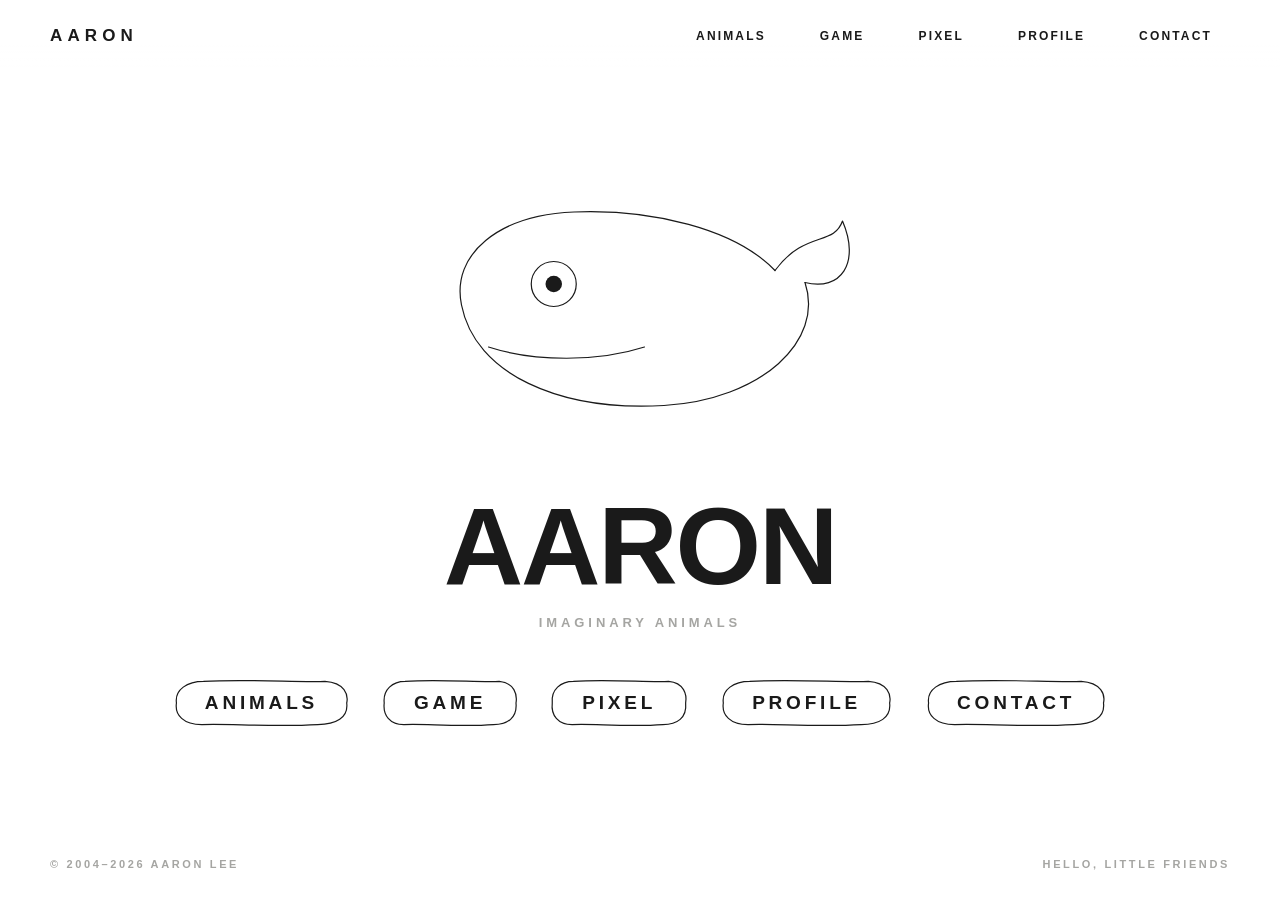
<file: index.html>
<!DOCTYPE html>
<html lang="en">
<head>
<meta charset="UTF-8">
<meta name="viewport" content="width=device-width, initial-scale=1.0">
<meta name="author" content="Aaron Lee">
<title>AARON — Imaginary Animals</title>
<link rel="icon" type="image/png" href="favicon.png">
<link rel="apple-touch-icon" href="apple-touch-icon.png">
<link rel="stylesheet" href="shared.css">
<style>
body{display:flex;flex-direction:column;min-height:100svh}
main{
  flex:1;display:flex;flex-direction:column;
  align-items:center;justify-content:center;
  padding:90px 20px 30px;gap:clamp(6px,1.6vh,18px);
}

/* the whale floats like it's swimming */
#whaleWrap{
  width:min(480px,84vw);
  animation:swim 5s ease-in-out infinite;
}
@keyframes swim{
  0%,100%{transform:translateY(0) rotate(-1deg)}
  50%{transform:translateY(-14px) rotate(1.4deg)}
}
#whale{width:100%;height:auto;overflow:visible}
#whale .draw-line{
  fill:none;stroke:var(--ink);stroke-width:1.6;
  stroke-linecap:round;stroke-linejoin:round;
}
#pupil{transition:transform .08s linear}

#hit{cursor:pointer}
#whale{transform-box:fill-box;transform-origin:50% 55%}

/* the tail wags gently */
#tail{transform-box:fill-box;transform-origin:12% 78%}
body.drawn #tail{animation:tailWag 2.6s 1.9s ease-in-out infinite}
@keyframes tailWag{
  0%,100%{transform:rotate(0deg)}
  50%{transform:rotate(-8deg)}
}
/* the mouth smiles a little wider now and then */
#mouth{transform-box:fill-box;transform-origin:50% 0%}
body.drawn #mouth{animation:mouthSmile 3.4s 2.2s ease-in-out infinite}
@keyframes mouthSmile{
  0%,100%{transform:scaleY(1)}
  50%{transform:scaleY(1.35) translateY(2px)}
}
/* little bubbles */
.bub{
  fill:none;stroke:var(--ink);stroke-width:1.2;opacity:0;
}
body.drawn .bub{animation:bubble 3.6s ease-in-out infinite}
.bub.b2{animation-delay:1.2s!important}
.bub.b3{animation-delay:2.4s!important}
@keyframes bubble{
  0%{opacity:0;transform:translateY(0) scale(.4)}
  25%{opacity:.8}
  70%{opacity:.5}
  100%{opacity:0;transform:translateY(-56px) scale(1.1)}
}

.title{
  font-size:clamp(48px,9vw,110px);
  font-weight:800;letter-spacing:-.02em;line-height:1;
  display:flex;user-select:none;
}
.title span{
  display:inline-block;
  opacity:0;transform:translateY(40px) scale(.7);
}
body.drawn .title span{
  animation:popin .65s var(--boing) forwards;
}
.title span:nth-child(1){animation-delay:.55s}
.title span:nth-child(2){animation-delay:.63s}
.title span:nth-child(3){animation-delay:.71s}
.title span:nth-child(4){animation-delay:.79s}
.title span:nth-child(5){animation-delay:.87s}
@keyframes popin{
  60%{opacity:1;transform:translateY(-6px) scale(1.06)}
  100%{opacity:1;transform:none}
}
.title span:hover{animation:hop .45s var(--boing)}
@keyframes hop{
  40%{transform:translateY(-12px) rotate(-4deg)}
  100%{transform:none}
}

.tag{
  font-size:clamp(11px,1.2vw,13px);font-weight:700;
  letter-spacing:.3em;text-transform:uppercase;color:var(--soft);
}

/* big friendly buttons */
.menu{display:flex;gap:clamp(14px,3vw,28px);flex-wrap:wrap;justify-content:center;margin-top:clamp(18px,3.5vh,36px)}
.menu a{
  position:relative;padding:16px 34px;
  font-size:clamp(14px,1.8vw,19px);font-weight:800;letter-spacing:.2em;
  border-radius:999px;
  transition:transform .4s var(--boing),background .3s,color .3s;
}
.menu a svg{position:absolute;inset:0;width:100%;height:100%;overflow:visible}
.menu a svg path{
  fill:none;stroke:var(--ink);stroke-width:1.2;stroke-linecap:round;
  vector-effect:non-scaling-stroke;
  stroke-dasharray:420;stroke-dashoffset:420;
}
body.drawn .menu a svg path{
  transition:stroke-dashoffset .9s var(--ease);stroke-dashoffset:0;
}
.menu a:nth-child(1) svg path{transition-delay:1s!important}
.menu a:nth-child(2) svg path{transition-delay:1.15s!important}
.menu a:nth-child(3) svg path{transition-delay:1.3s!important}
.menu a:hover{transform:translateY(-4px) rotate(-1.5deg);background:var(--ink);color:var(--paper)}
</style>
</head>
<body data-trail="off">

<header>
  <a class="logo" href="index.html">AARON</a>
  <nav>
    <a href="animals.html" data-cut>Animals<svg class="pill" viewBox="0 0 100 34" preserveAspectRatio="none"><path d="M17 3 C40 1 70 4 84 3 C96 4 98 12 96 18 C97 27 90 31 80 31 C55 33 30 30 16 31 C6 31 2 25 3 17 C2 9 8 3 17 3"/></svg></a>
    <a href="game.html" data-cut>Game<svg class="pill" viewBox="0 0 100 34" preserveAspectRatio="none"><path d="M17 3 C40 1 70 4 84 3 C96 4 98 12 96 18 C97 27 90 31 80 31 C55 33 30 30 16 31 C6 31 2 25 3 17 C2 9 8 3 17 3"/></svg></a>
    <a href="pixel.html" data-cut>Pixel<svg class="pill" viewBox="0 0 100 34" preserveAspectRatio="none"><path d="M17 3 C40 1 70 4 84 3 C96 4 98 12 96 18 C97 27 90 31 80 31 C55 33 30 30 16 31 C6 31 2 25 3 17 C2 9 8 3 17 3"/></svg></a>
    <a href="profile.html" data-cut>Profile<svg class="pill" viewBox="0 0 100 34" preserveAspectRatio="none"><path d="M17 3 C40 1 70 4 84 3 C96 4 98 12 96 18 C97 27 90 31 80 31 C55 33 30 30 16 31 C6 31 2 25 3 17 C2 9 8 3 17 3"/></svg></a>
    <a href="contact.html" data-cut>Contact<svg class="pill" viewBox="0 0 100 34" preserveAspectRatio="none"><path d="M17 3 C40 1 70 4 84 3 C96 4 98 12 96 18 C97 27 90 31 80 31 C55 33 30 30 16 31 C6 31 2 25 3 17 C2 9 8 3 17 3"/></svg></a>
  </nav>
</header>

<main>
  <div id="whaleWrap">
    <svg id="whale" viewBox="0 0 640 420" aria-label="a friendly line-drawn whale">
      <g id="tail">
        <path class="draw-line" d="M500 150
          C540 96 578 118 590 84
          C614 140 588 178 540 166"/>
      </g>
      <path class="draw-line" d="M540 166
        C566 244 482 322 352 330
        C212 338 100 288 82 196
        C68 128 132 76 232 72
        C336 68 446 94 500 150"/>
      <g id="mouth">
        <path class="draw-line" d="M118 252 C180 272 264 272 326 252"/>
      </g>
      <circle class="draw-line" cx="205" cy="168" r="30"/>
      <circle id="pupil" cx="205" cy="168" r="11" fill="#1a1a1a"/>
      <circle class="bub" cx="560" cy="70" r="7"/>
      <circle class="bub b2" cx="590" cy="52" r="5"/>
      <circle class="bub b3" cx="545" cy="44" r="4"/>
      <ellipse id="hit" cx="330" cy="200" rx="260" ry="140" fill="transparent"/>
    </svg>
  </div>

  <h1 class="title" aria-label="AARON">
    <span>A</span><span>A</span><span>R</span><span>O</span><span>N</span>
  </h1>
  <p class="tag pop d5">imaginary animals</p>

  <div class="menu">
    <a href="animals.html" data-cut>ANIMALS<svg viewBox="0 0 100 40" preserveAspectRatio="none"><path d="M18 4 C42 2 72 5 85 4 C96 5 98 14 97 20 C98 31 91 36 81 36 C56 38 30 35 17 36 C7 36 2 29 3 20 C2 10 9 4 18 4"/></svg></a>
    <a href="game.html" data-cut>GAME<svg viewBox="0 0 100 40" preserveAspectRatio="none"><path d="M18 4 C42 2 72 5 85 4 C96 5 98 14 97 20 C98 31 91 36 81 36 C56 38 30 35 17 36 C7 36 2 29 3 20 C2 10 9 4 18 4"/></svg></a>
    <a href="pixel.html" data-cut>PIXEL<svg viewBox="0 0 100 40" preserveAspectRatio="none"><path d="M18 4 C42 2 72 5 85 4 C96 5 98 14 97 20 C98 31 91 36 81 36 C56 38 30 35 17 36 C7 36 2 29 3 20 C2 10 9 4 18 4"/></svg></a>
    <a href="profile.html" data-cut>PROFILE<svg viewBox="0 0 100 40" preserveAspectRatio="none"><path d="M18 4 C42 2 72 5 85 4 C96 5 98 14 97 20 C98 31 91 36 81 36 C56 38 30 35 17 36 C7 36 2 29 3 20 C2 10 9 4 18 4"/></svg></a>
    <a href="contact.html" data-cut>CONTACT<svg viewBox="0 0 100 40" preserveAspectRatio="none"><path d="M18 4 C42 2 72 5 85 4 C96 5 98 14 97 20 C98 31 91 36 81 36 C56 38 30 35 17 36 C7 36 2 29 3 20 C2 10 9 4 18 4"/></svg></a>
  </div>
</main>

<footer>
  <span>© 2004–2026 AARON LEE</span>
  <span>hello, little friends</span>
</footer>

<script src="shared.js"></script>
<script>
/* whale draws itself */
document.querySelectorAll('#whale .draw-line').forEach((p,i)=>{
  if(!p.getTotalLength) return;
  const L=p.getTotalLength();
  p.style.strokeDasharray=L; p.style.strokeDashoffset=L;
  p.style.transition=`stroke-dashoffset ${Math.min(2,.4+L/900)}s ${0.1+i*.25}s cubic-bezier(.4,0,.2,1)`;
});
const release=()=>document.querySelectorAll('#whale .draw-line').forEach(p=>p.style.strokeDashoffset=0);
if(document.body.classList.contains('drawn')) release();
else new MutationObserver((m,o)=>{
  if(document.body.classList.contains('drawn')){release();o.disconnect();}
}).observe(document.body,{attributes:true,attributeFilter:['class']});

/* eye follows the mouse */
const pupil=document.getElementById('pupil'), svg=document.getElementById('whale');
addEventListener('mousemove',e=>{
  const r=svg.getBoundingClientRect();
  const cx=r.left+r.width*(205/640), cy=r.top+r.height*(168/420);
  const a=Math.atan2(e.clientY-cy,e.clientX-cx);
  const d=Math.min(1,Math.hypot(e.clientX-cx,e.clientY-cy)/240)*13;
  pupil.style.transform=`translate(${Math.cos(a)*d}px,${Math.sin(a)*d}px)`;
});
/* click the whale → it giggles and blows bubbles from its mouth */
const NS='http://www.w3.org/2000/svg';
function blowBubbles(){
  /* happy squash */
  svg.animate([
    {transform:'scale(1,1)'},
    {transform:'scale(1.04,.94)',offset:.3},
    {transform:'scale(.97,1.05)',offset:.62},
    {transform:'scale(1,1)'}
  ],{duration:520,easing:'cubic-bezier(.34,1.56,.64,1)'});
  /* bubbles from the corner of the smile */
  const n=5+Math.floor(Math.random()*3);
  for(let k=0;k<n;k++){
    const c=document.createElementNS(NS,'circle');
    const r=2.5+Math.random()*5;
    /* spawn only at the right corner of the smile */
    c.setAttribute('cx',320+Math.random()*14);
    c.setAttribute('cy',250+Math.random()*6);
    c.setAttribute('r',r);
    c.setAttribute('fill','none');
    c.setAttribute('stroke','#1a1a1a');
    c.setAttribute('stroke-width','1.2');
    svg.insertBefore(c, document.getElementById('hit'));
    const rise=90+Math.random()*130;
    /* drift only to the right, away from the eye */
    const driftA=14+Math.random()*30;
    const driftB=driftA+10+Math.random()*36;
    const dur=1100+Math.random()*900;
    const a=c.animate([
      {transform:'translate(0,0) scale(.5)',opacity:0},
      {transform:`translate(${driftA*.4}px,${-rise*.25}px) scale(1)`,opacity:.9,offset:.22},
      {transform:`translate(${driftA}px,${-rise*.65}px) scale(1.05)`,opacity:.75,offset:.6},
      {transform:`translate(${driftB}px,${-rise}px) scale(1.15)`,opacity:0}
    ],{duration:dur,delay:k*90,easing:'cubic-bezier(.25,.5,.4,1)',fill:'forwards'});
    a.onfinish=()=>c.remove();
  }
}
document.getElementById('hit').addEventListener('click',blowBubbles);

/* blink */
const eyeC=svg.querySelectorAll('circle')[0];
setInterval(()=>{
  eyeC.style.transition='transform .09s';eyeC.style.transformOrigin='205px 168px';
  eyeC.style.transform='scaleY(.08)';pupil.style.opacity=0;
  setTimeout(()=>{eyeC.style.transform='scaleY(1)';pupil.style.opacity=1;},130);
},4600);
</script>
</body>
</html>
</file>
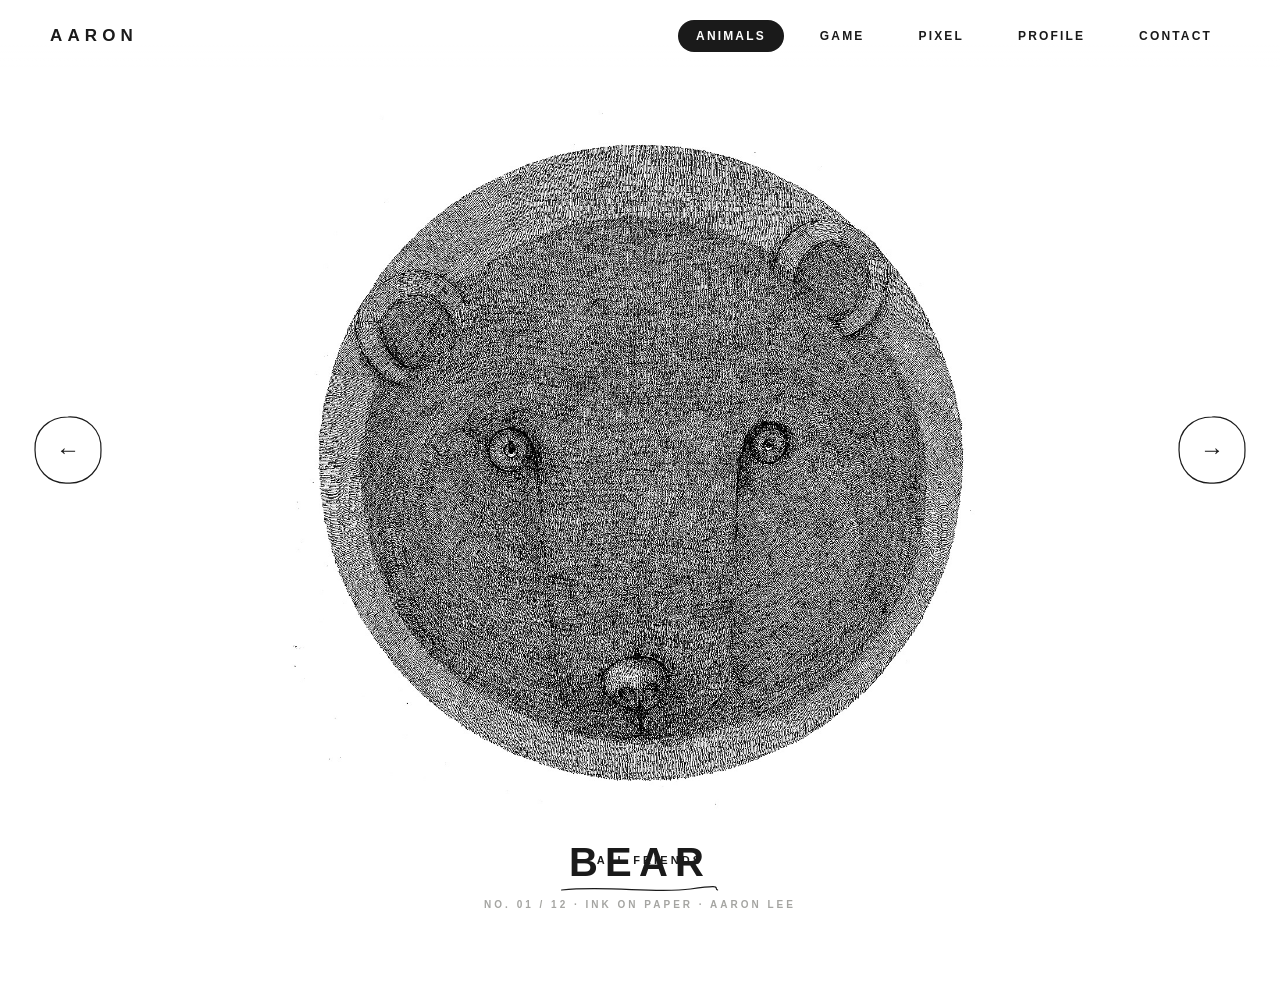
<file: animal.html>
<!DOCTYPE html>
<html lang="en">
<head>
<meta charset="UTF-8">
<meta name="viewport" content="width=device-width, initial-scale=1.0">
<title>Animal — AARON</title>
<link rel="icon" type="image/png" href="favicon.png">
<link rel="apple-touch-icon" href="apple-touch-icon.png">
<link rel="stylesheet" href="shared.css">
<style>
main{
  min-height:100svh;display:flex;flex-direction:column;
  align-items:center;justify-content:center;
  padding:110px clamp(16px,4vw,56px) 90px;
}
.art{
  position:relative;
  opacity:0;transform:scale(.9) rotate(-1.5deg);
  transition:opacity .55s .15s var(--ease),transform .6s .15s var(--boing);
}
body.drawn .art{opacity:1;transform:none}
.art img{
  max-height:78vh;max-width:min(1150px,92vw);width:auto;height:auto;
}
/* gentle idle float */
body.drawn .art{animation:float 6s 1s ease-in-out infinite}
@keyframes float{
  0%,100%{transform:translateY(0)}
  50%{transform:translateY(-7px)}
}

.caption{margin-top:28px;text-align:center}
.caption .nm{
  display:inline-block;position:relative;
  font-size:clamp(24px,3.4vw,40px);font-weight:800;letter-spacing:.18em;
}
.caption .nm svg{position:absolute;left:-6%;bottom:-10px;width:112%;height:12px;overflow:visible}
.caption .nm svg path{
  fill:none;stroke:var(--ink);stroke-width:1.2;stroke-linecap:round;
  vector-effect:non-scaling-stroke;
  stroke-dasharray:300;stroke-dashoffset:300;
  transition:stroke-dashoffset .8s .7s var(--ease);
}
body.drawn .caption .nm svg path{stroke-dashoffset:0}
.caption .meta{
  margin-top:14px;font-size:10px;font-weight:700;
  letter-spacing:.3em;text-transform:uppercase;color:var(--soft);
}

/* prev / next: round friendly buttons */
.pn{
  position:fixed;top:50%;transform:translateY(-50%);z-index:20;
  width:clamp(52px,6vw,72px);height:clamp(52px,6vw,72px);
  display:flex;align-items:center;justify-content:center;
  border-radius:50%;background:var(--paper);
  transition:transform .4s var(--boing),background .3s,color .3s;
}
.pn svg.ring{position:absolute;inset:0;width:100%;height:100%;overflow:visible}
.pn svg.ring path{
  fill:none;stroke:var(--ink);stroke-width:1.2;stroke-linecap:round;
  vector-effect:non-scaling-stroke;
  stroke-dasharray:240;stroke-dashoffset:240;
  transition:stroke-dashoffset .8s .9s var(--ease);
}
body.drawn .pn svg.ring path{stroke-dashoffset:0}
.pn .ar{font-size:clamp(18px,2vw,24px);font-weight:800}
.pn:hover{transform:translateY(-50%) scale(1.12) rotate(-4deg);background:var(--ink);color:var(--paper)}
.pn.prev{left:clamp(10px,2.5vw,40px)}
.pn.next{right:clamp(10px,2.5vw,40px)}
.pn .lbl{
  position:absolute;top:105%;width:140%;left:-20%;text-align:center;
  font-size:9px;font-weight:700;letter-spacing:.26em;text-transform:uppercase;color:var(--soft);
  opacity:0;transition:opacity .3s;
}
.pn:hover .lbl{opacity:1}

.back{
  position:fixed;bottom:24px;left:50%;transform:translateX(-50%);z-index:20;
  font-size:11px;font-weight:700;letter-spacing:.28em;text-transform:uppercase;
  padding:10px 22px;border-radius:999px;
  transition:background .3s,color .3s,transform .35s var(--boing);
}
.back:hover{background:var(--ink);color:var(--paper);transform:translateX(-50%) translateY(-3px)}
</style>
</head>
<body data-trail="off">

<header>
  <a class="logo" href="index.html" data-cut>AARON</a>
  <nav>
    <a href="animals.html" data-cut class="here">Animals</a>
    <a href="game.html" data-cut>Game<svg class="pill" viewBox="0 0 100 34" preserveAspectRatio="none"><path d="M17 3 C40 1 70 4 84 3 C96 4 98 12 96 18 C97 27 90 31 80 31 C55 33 30 30 16 31 C6 31 2 25 3 17 C2 9 8 3 17 3"/></svg></a>
    <a href="pixel.html" data-cut>Pixel<svg class="pill" viewBox="0 0 100 34" preserveAspectRatio="none"><path d="M17 3 C40 1 70 4 84 3 C96 4 98 12 96 18 C97 27 90 31 80 31 C55 33 30 30 16 31 C6 31 2 25 3 17 C2 9 8 3 17 3"/></svg></a>
    <a href="profile.html" data-cut>Profile<svg class="pill" viewBox="0 0 100 34" preserveAspectRatio="none"><path d="M17 3 C40 1 70 4 84 3 C96 4 98 12 96 18 C97 27 90 31 80 31 C55 33 30 30 16 31 C6 31 2 25 3 17 C2 9 8 3 17 3"/></svg></a>
    <a href="contact.html" data-cut>Contact<svg class="pill" viewBox="0 0 100 34" preserveAspectRatio="none"><path d="M17 3 C40 1 70 4 84 3 C96 4 98 12 96 18 C97 27 90 31 80 31 C55 33 30 30 16 31 C6 31 2 25 3 17 C2 9 8 3 17 3"/></svg></a>
  </nav>
</header>

<main>
  <figure class="art">
    <img id="art" src="" alt="">
  </figure>

  <figcaption class="caption">
    <span class="nm" id="nm"></span>
    <svg style="display:none"></svg>
    <div class="meta" id="meta"></div>
  </figcaption>
</main>

<a class="pn prev" id="prevA" href="#" data-cut aria-label="previous">
  <svg class="ring" viewBox="0 0 72 72"><path d="M36 3 C55 2 70 16 69 36 C70 55 55 70 36 69 C16 70 3 55 3 36 C2 16 17 3 36 3"/></svg>
  <span class="ar">←</span><span class="lbl" id="prevL"></span>
</a>
<a class="pn next" id="nextA" href="#" data-cut aria-label="next">
  <svg class="ring" viewBox="0 0 72 72"><path d="M36 3 C55 2 70 16 69 36 C70 55 55 70 36 69 C16 70 3 55 3 36 C2 16 17 3 36 3"/></svg>
  <span class="ar">→</span><span class="lbl" id="nextL"></span>
</a>

<a class="back" href="animals.html" data-cut>← all friends</a>

<script src="shared.js"></script>
<script>
const i=Math.max(0,Math.min(WORKS.length-1,parseInt(new URLSearchParams(location.search).get('i')||'0',10)||0));
const w=WORKS[i];
const pi=(i-1+WORKS.length)%WORKS.length, ni=(i+1)%WORKS.length;

document.title=w.name.toUpperCase()+' — AARON';
document.getElementById('art').src=w.file;
document.getElementById('art').alt=w.name;
const nm=document.getElementById('nm');
nm.insertAdjacentText('afterbegin', w.name.toUpperCase());
const d1=200;
nm.insertAdjacentHTML('beforeend',
  `<svg viewBox="0 0 ${d1} 12" preserveAspectRatio="none"><path d="M2 7 C${d1*.3} 2 ${d1*.6} 11 ${d1*.82} 6 S${d1-8} 5 ${d1-2} 7"/></svg>`);
document.getElementById('meta').textContent=`No. ${String(i+1).padStart(2,'0')} / ${WORKS.length} · ink on paper · aaron lee`;
document.getElementById('prevA').href='animal.html?i='+pi;
document.getElementById('nextA').href='animal.html?i='+ni;
document.getElementById('prevL').textContent=WORKS[pi].name;
document.getElementById('nextL').textContent=WORKS[ni].name;

addEventListener('keydown',e=>{
  if(e.key==='ArrowLeft')document.getElementById('prevA').click();
  if(e.key==='ArrowRight')document.getElementById('nextA').click();
  if(e.key==='Escape')document.querySelector('.back').click();
});
[pi,ni].forEach(k=>{const im=new Image();im.src=WORKS[k].file;});
</script>
</body>
</html>
</file>
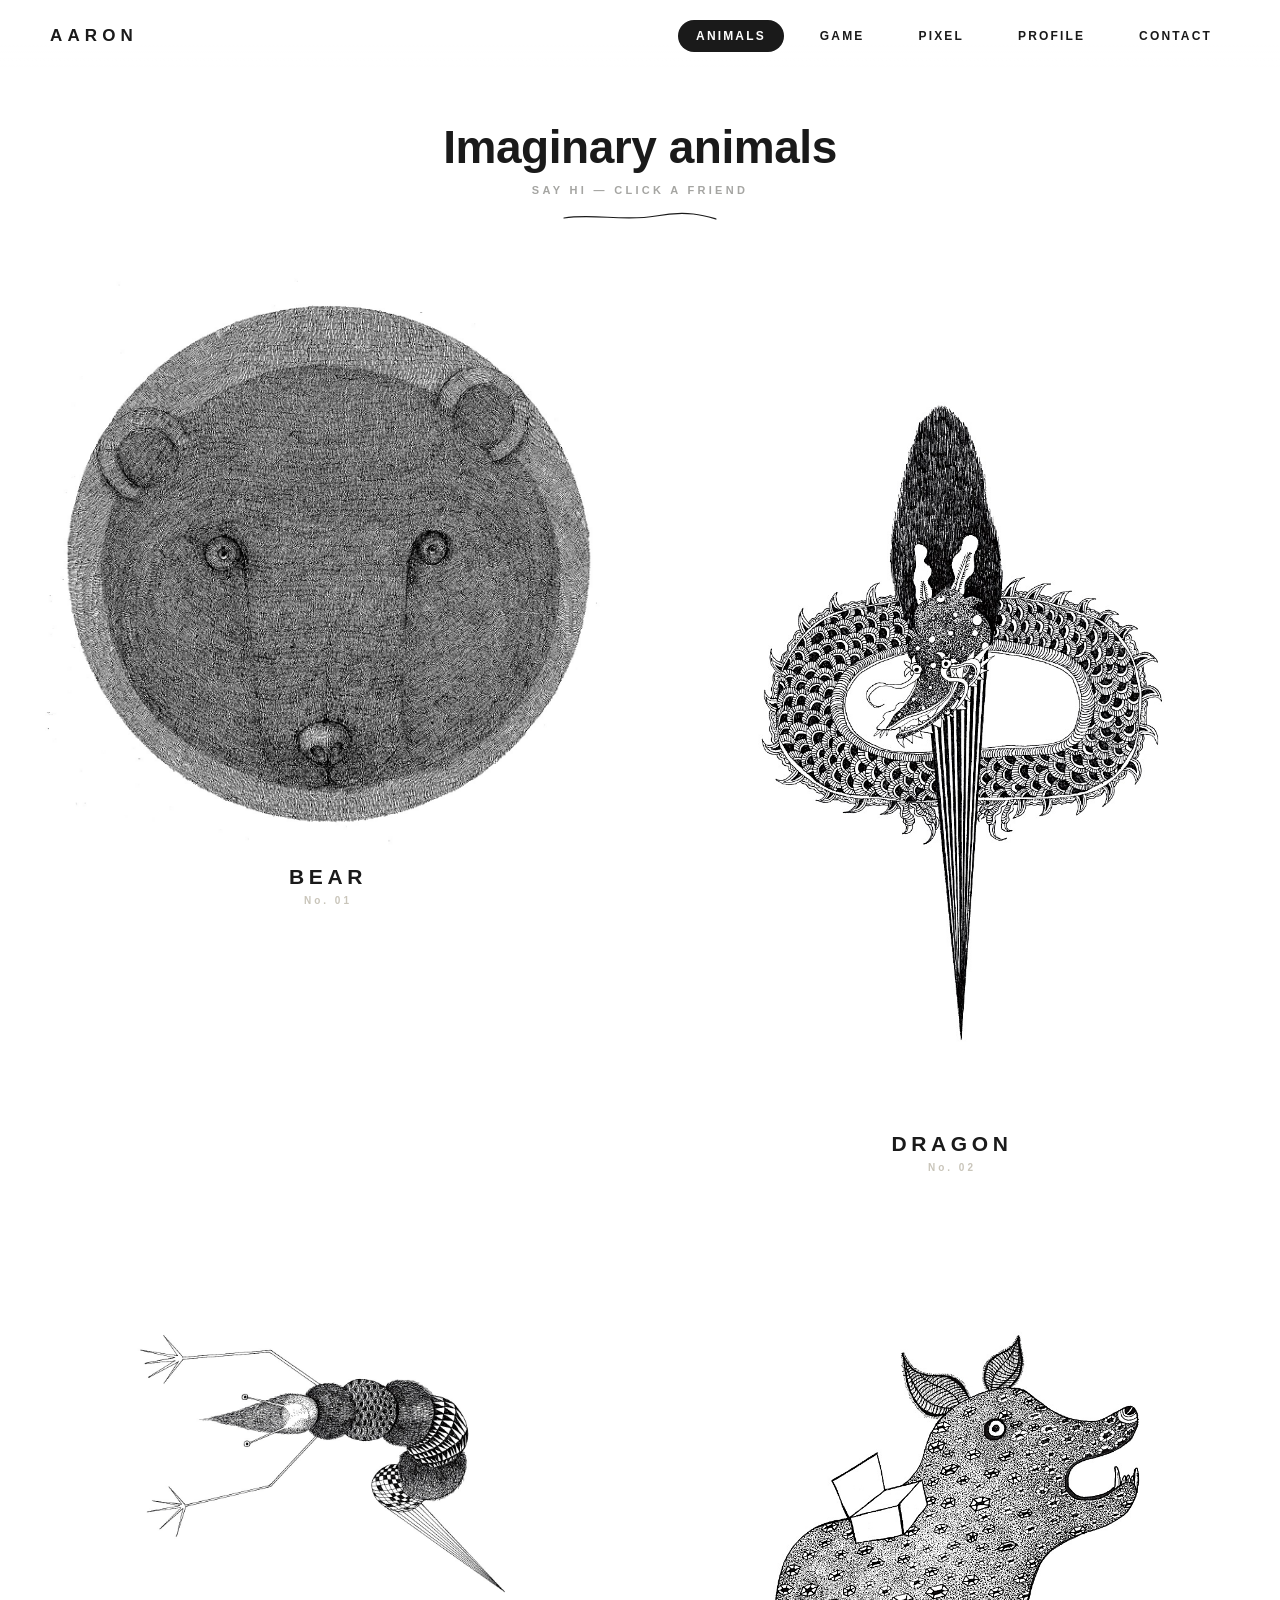
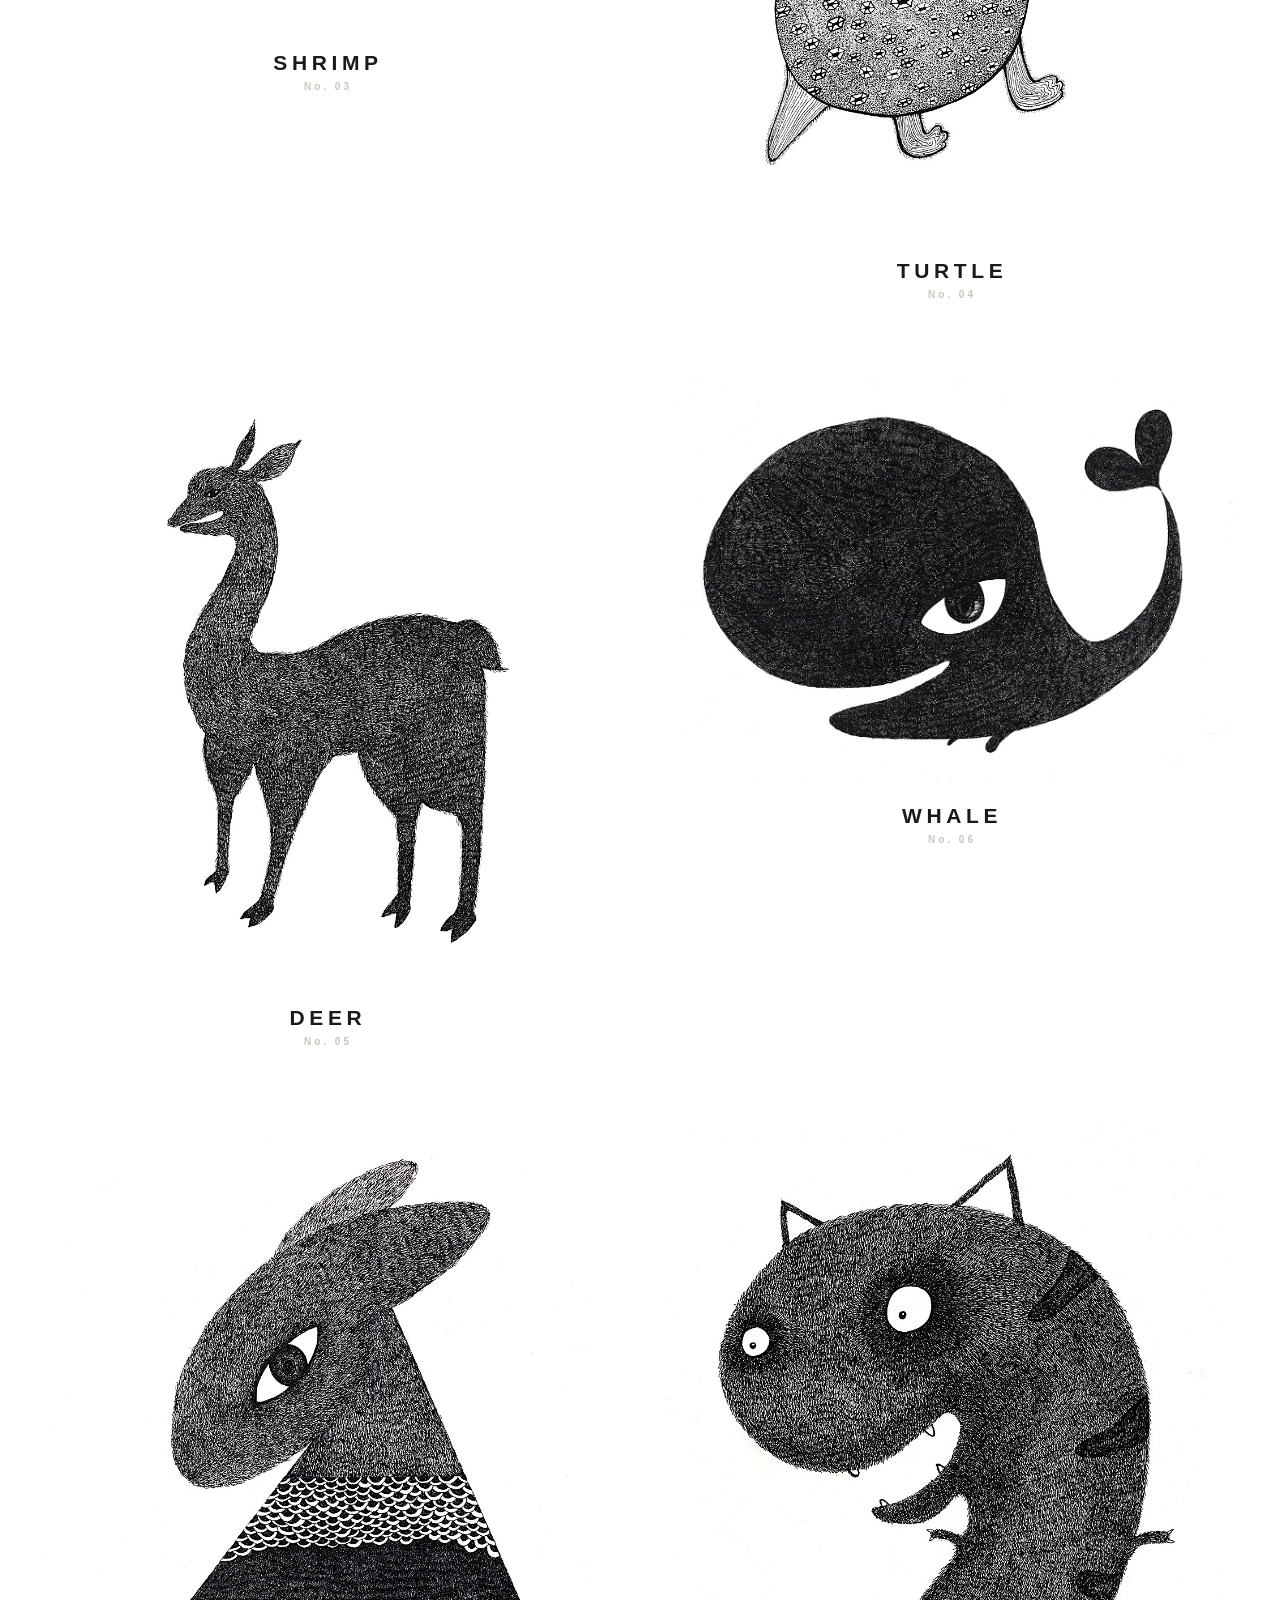
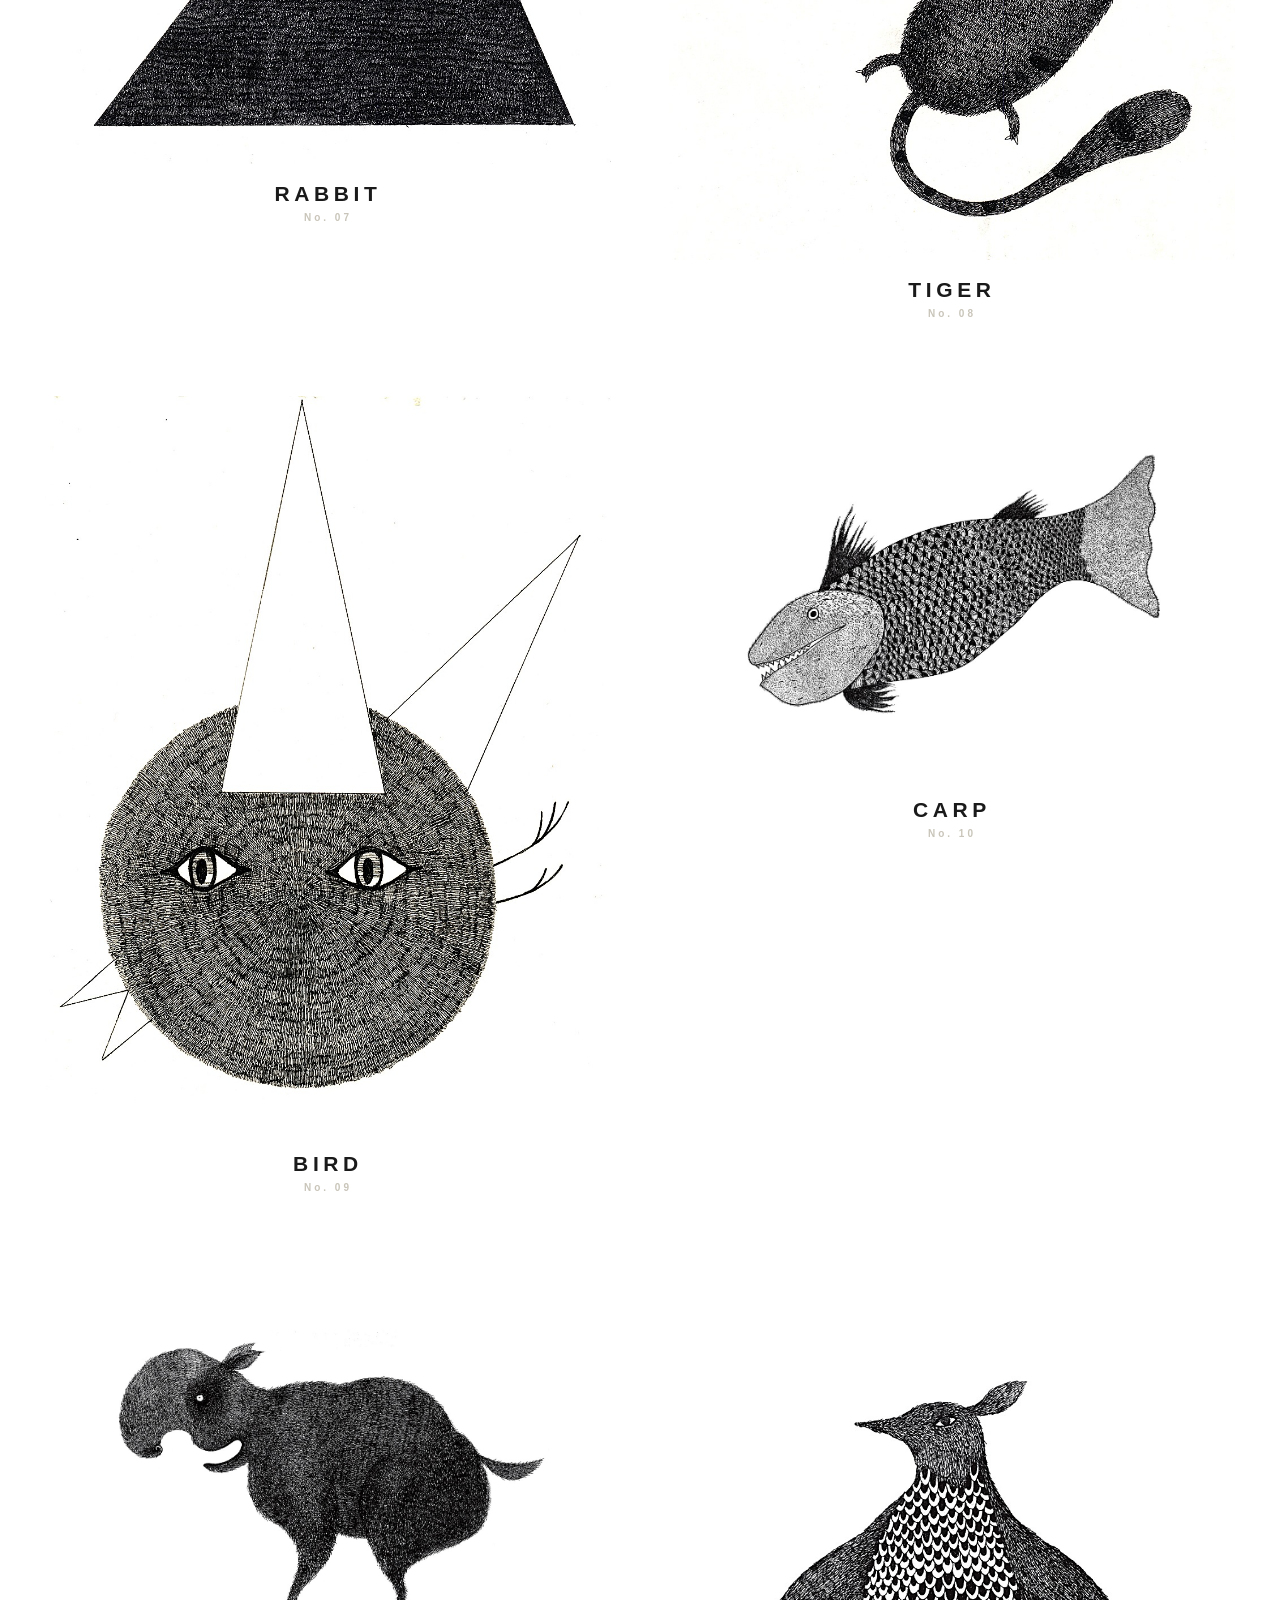
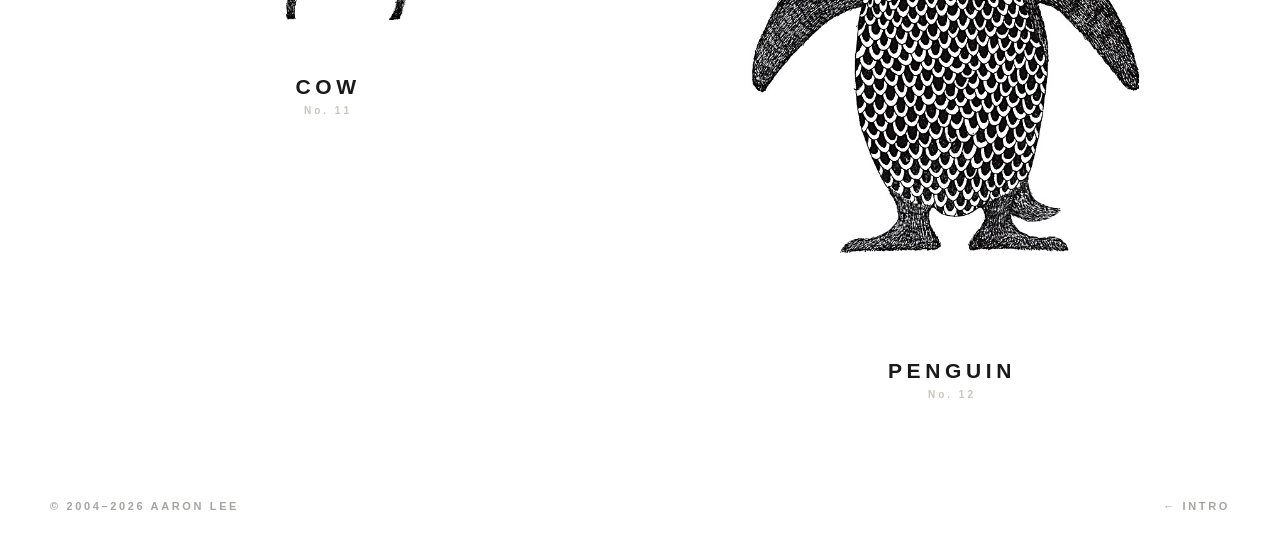
<file: animals.html>
<!DOCTYPE html>
<html lang="en">
<head>
<meta charset="UTF-8">
<meta name="viewport" content="width=device-width, initial-scale=1.0">
<title>Animals — AARON</title>
<link rel="icon" type="image/png" href="favicon.png">
<link rel="apple-touch-icon" href="apple-touch-icon.png">
<link rel="stylesheet" href="shared.css">
<style>
main{padding:120px clamp(16px,3.5vw,50px) 70px;max-width:1560px;margin:0 auto}

.hello{text-align:center;margin-bottom:clamp(32px,6vh,60px)}
.hello h1{font-size:clamp(26px,3.6vw,46px);font-weight:800;letter-spacing:-.01em}
.hello p{margin-top:10px;font-size:11px;font-weight:700;letter-spacing:.3em;text-transform:uppercase;color:var(--soft)}
.hello svg{width:160px;height:14px;overflow:visible;margin:14px auto 0;display:block}
.hello svg path{
  fill:none;stroke:var(--ink);stroke-width:1.2;stroke-linecap:round;
  vector-effect:non-scaling-stroke;
  stroke-dasharray:300;stroke-dashoffset:300;
  transition:stroke-dashoffset 1s .4s var(--ease);
}
body.drawn .hello svg path{stroke-dashoffset:0}

/* ---------- the zoo: big friendly cards ---------- */
.zoo{
  display:grid;
  grid-template-columns:repeat(auto-fill,minmax(min(560px,100%),1fr));
  gap:clamp(40px,6vw,90px) clamp(30px,4.5vw,70px);
  max-width:1300px;margin:0 auto;
}
.card{
  opacity:0;transform:translateY(30px) scale(.95);
  transition:opacity .6s var(--ease),transform .6s var(--boing);
}
body.drawn .card{opacity:1;transform:none}

.card a{display:block;text-align:center}
/* no frame — the drawings sit directly on the white paper */
.card .frame{
  display:block;position:relative;
  transform:rotate(var(--tilt,0deg));
  transition:transform .45s var(--boing);
}
.card img{width:100%;height:auto}

/* cute hover: happy wiggle */
@keyframes wiggle{
  0%{transform:rotate(var(--tilt,0deg)) scale(1)}
  30%{transform:rotate(calc(var(--tilt,0deg) - 2.4deg)) scale(1.04)}
  60%{transform:rotate(calc(var(--tilt,0deg) + 1.8deg)) scale(1.04)}
  100%{transform:rotate(var(--tilt,0deg)) scale(1.035)}
}
.card a:hover .frame{animation:wiggle .5s var(--ease) forwards}

.card .nm{
  display:inline-block;margin-top:18px;position:relative;
  font-size:clamp(16px,1.8vw,21px);font-weight:800;letter-spacing:.22em;
  transition:transform .35s var(--boing);
}
.card a:hover .nm{transform:translateY(-2px) rotate(-1deg)}
.card .nm svg{position:absolute;left:-6%;bottom:-9px;width:112%;height:10px;overflow:visible}
.card .nm svg path{
  fill:none;stroke:var(--ink);stroke-width:1.2;stroke-linecap:round;
  vector-effect:non-scaling-stroke;
  stroke-dasharray:200;stroke-dashoffset:200;
  transition:stroke-dashoffset .4s var(--ease);
}
.card a:hover .nm svg path{stroke-dashoffset:0}
.card .no{display:block;margin-top:6px;font-size:10px;font-weight:700;letter-spacing:.3em;color:#c9c5ba}
</style>
</head>
<body data-trail="off">

<header>
  <a class="logo" href="index.html" data-cut>AARON</a>
  <nav>
    <a href="animals.html" class="here">Animals</a>
    <a href="game.html" data-cut>Game<svg class="pill" viewBox="0 0 100 34" preserveAspectRatio="none"><path d="M17 3 C40 1 70 4 84 3 C96 4 98 12 96 18 C97 27 90 31 80 31 C55 33 30 30 16 31 C6 31 2 25 3 17 C2 9 8 3 17 3"/></svg></a>
    <a href="pixel.html" data-cut>Pixel<svg class="pill" viewBox="0 0 100 34" preserveAspectRatio="none"><path d="M17 3 C40 1 70 4 84 3 C96 4 98 12 96 18 C97 27 90 31 80 31 C55 33 30 30 16 31 C6 31 2 25 3 17 C2 9 8 3 17 3"/></svg></a>
    <a href="profile.html" data-cut>Profile<svg class="pill" viewBox="0 0 100 34" preserveAspectRatio="none"><path d="M17 3 C40 1 70 4 84 3 C96 4 98 12 96 18 C97 27 90 31 80 31 C55 33 30 30 16 31 C6 31 2 25 3 17 C2 9 8 3 17 3"/></svg></a>
    <a href="contact.html" data-cut>Contact<svg class="pill" viewBox="0 0 100 34" preserveAspectRatio="none"><path d="M17 3 C40 1 70 4 84 3 C96 4 98 12 96 18 C97 27 90 31 80 31 C55 33 30 30 16 31 C6 31 2 25 3 17 C2 9 8 3 17 3"/></svg></a>
  </nav>
</header>

<main>
  <div class="hello">
    <h1>Imaginary animals</h1>
    <p>say hi — click a friend</p>
    <svg viewBox="0 0 160 14"><path d="M4 8 C34 3 64 12 96 6 S146 6 156 9"/></svg>
  </div>

  <div class="zoo" id="zoo"></div>
</main>

<footer>
  <span>© 2004–2026 AARON LEE</span>
  <a href="index.html" data-cut>← intro</a>
</footer>

<script src="shared.js"></script>
<script>
const zoo = document.getElementById('zoo');
WORKS.forEach((w,i)=>{
  const tilt=0; /* keep resting images perfectly sharp; the wiggle only happens on hover */
  const d1=170+((i*97)%40), d2=((i*53)%30);
  const card=document.createElement('div');
  card.className='card';
  card.style.transitionDelay=(0.06*i)+'s';
  card.innerHTML=`
    <a href="animal.html?i=${i}" data-cut>
      <span class="frame" style="--tilt:${tilt}deg">
        <img loading="lazy" src="${w.file}" alt="${w.name}">
      </span>
      <span class="nm">${w.name.toUpperCase()}
        <svg viewBox="0 0 ${d1} 10" preserveAspectRatio="none"><path d="M2 6 C${Math.round(d1*.3)} 2 ${Math.round(d1*.6)} 9 ${Math.round(d1*.82)} 5 S${d1-8} 4 ${d1-2} 6"/></svg>
      </span>
      <span class="no">No. ${String(i+1).padStart(2,'0')}</span>
    </a>`;
  zoo.appendChild(card);
});

</script>
</body>
</html>
</file>
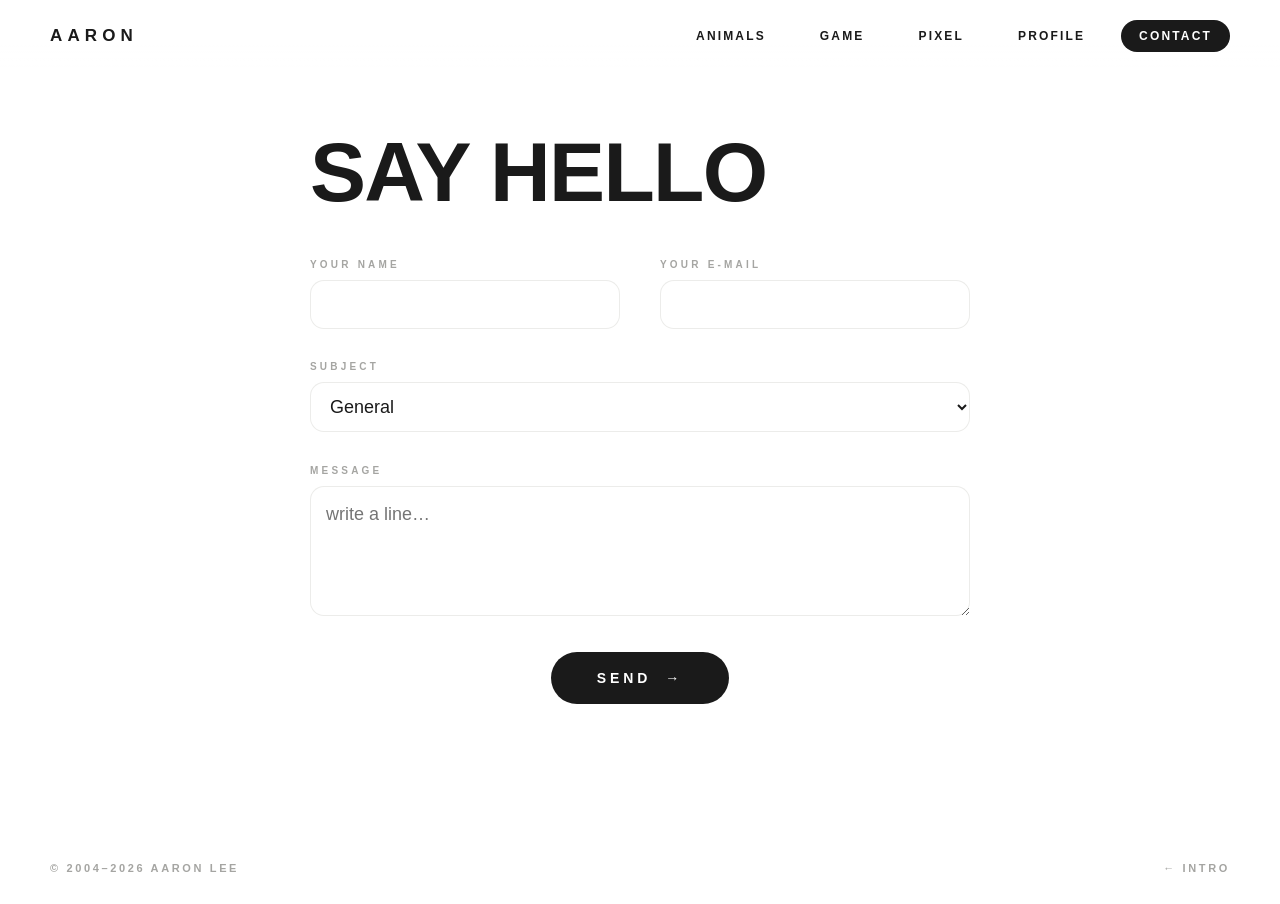
<file: contact.html>
<!DOCTYPE html>
<html lang="en">
<head>
<meta charset="UTF-8">
<meta name="viewport" content="width=device-width, initial-scale=1.0">
<title>Contact — AARON</title>
<link rel="icon" type="image/png" href="favicon.png">
<link rel="apple-touch-icon" href="apple-touch-icon.png">
<link rel="stylesheet" href="shared.css">
<style>
main{padding:130px clamp(18px,4vw,50px) 80px;max-width:760px;margin:0 auto}
h1{font-size:clamp(38px,6.6vw,84px);font-weight:800;letter-spacing:-.02em;line-height:1}
.lead{margin-top:14px;font-size:12px;font-weight:700;letter-spacing:.24em;text-transform:uppercase;color:var(--soft);line-height:2.1}

form{margin-top:clamp(32px,5vh,54px);display:grid;gap:clamp(22px,3.6vh,34px)}
.row2{display:grid;grid-template-columns:1fr 1fr;gap:clamp(18px,3.5vw,40px)}
@media(max-width:620px){.row2{grid-template-columns:1fr}}

.field{position:relative}
.field label{
  display:block;font-size:10px;font-weight:800;letter-spacing:.32em;text-transform:uppercase;
  color:var(--soft);margin-bottom:10px;transition:color .3s;
}
.field:focus-within label{color:var(--ink)}
.field input,.field select,.field textarea{
  width:100%;border:0;outline:0;background:#fff;
  font:inherit;font-size:clamp(15px,1.8vw,18px);color:var(--ink);
  padding:14px 16px;border-radius:14px;resize:vertical;
  box-shadow:inset 0 0 0 1px var(--faint);
  transition:box-shadow .3s,transform .3s var(--boing);
}
.field textarea{min-height:130px;line-height:1.6}
.field:focus-within input,.field:focus-within select,.field:focus-within textarea{
  box-shadow:inset 0 0 0 1.2px var(--ink);
  transform:translateY(-2px);
}
/* squiggle appears under the focused field */
.field svg.fline{position:absolute;left:8%;bottom:-8px;width:84%;height:8px;overflow:visible;pointer-events:none}
.field svg.fline path{
  fill:none;stroke:var(--ink);stroke-width:1.2;stroke-linecap:round;
  vector-effect:non-scaling-stroke;
  stroke-dasharray:1200;stroke-dashoffset:1200;
  transition:stroke-dashoffset .8s var(--ease);
}
.field:focus-within svg.fline path{stroke-dashoffset:0}

.send{
  justify-self:center;display:inline-flex;align-items:center;gap:14px;
  background:var(--ink);color:var(--paper);border:0;cursor:pointer;font:inherit;
  font-size:14px;font-weight:800;letter-spacing:.28em;text-transform:uppercase;
  padding:18px 46px;border-radius:999px;
  transition:transform .4s var(--boing),background .3s;
}
.send:hover{transform:translateY(-4px) rotate(-1.5deg)}
.send .ar{transition:transform .35s var(--boing)}
.send:hover .ar{transform:translateX(5px)}
.status{text-align:center;font-size:11px;font-weight:700;letter-spacing:.2em;color:var(--soft);min-height:1.4em}

.also{
  margin-top:clamp(44px,7vh,70px);border-top:1px dashed #ddd9cd;padding-top:26px;
  display:flex;flex-direction:column;gap:8px;align-items:center;text-align:center;
  font-size:11px;font-weight:700;letter-spacing:.26em;text-transform:uppercase;color:var(--soft);line-height:2.2;
}
.also a{transition:color .3s,transform .3s var(--boing);display:inline-block}
.also a:hover{color:var(--ink);transform:translateY(-2px)}
</style>
</head>
<body data-trail="off">

<header>
  <a class="logo" href="index.html" data-cut>AARON</a>
  <nav>
    <a href="animals.html" data-cut>Animals<svg class="pill" viewBox="0 0 100 34" preserveAspectRatio="none"><path d="M17 3 C40 1 70 4 84 3 C96 4 98 12 96 18 C97 27 90 31 80 31 C55 33 30 30 16 31 C6 31 2 25 3 17 C2 9 8 3 17 3"/></svg></a>
    <a href="game.html" data-cut>Game<svg class="pill" viewBox="0 0 100 34" preserveAspectRatio="none"><path d="M17 3 C40 1 70 4 84 3 C96 4 98 12 96 18 C97 27 90 31 80 31 C55 33 30 30 16 31 C6 31 2 25 3 17 C2 9 8 3 17 3"/></svg></a>
    <a href="pixel.html" data-cut>Pixel<svg class="pill" viewBox="0 0 100 34" preserveAspectRatio="none"><path d="M17 3 C40 1 70 4 84 3 C96 4 98 12 96 18 C97 27 90 31 80 31 C55 33 30 30 16 31 C6 31 2 25 3 17 C2 9 8 3 17 3"/></svg></a>
    <a href="profile.html" data-cut>Profile<svg class="pill" viewBox="0 0 100 34" preserveAspectRatio="none"><path d="M17 3 C40 1 70 4 84 3 C96 4 98 12 96 18 C97 27 90 31 80 31 C55 33 30 30 16 31 C6 31 2 25 3 17 C2 9 8 3 17 3"/></svg></a>
    <a href="contact.html" class="here">Contact</a>
  </nav>
</header>

<main>
  <h1 class="pop">SAY HELLO</h1>

  <form id="f" class="pop d2">
    <div class="row2">
      <div class="field">
        <label for="nm">Your name</label>
        <input id="nm" type="text" required autocomplete="name">
        <svg class="fline" viewBox="0 0 400 8" preserveAspectRatio="none"><path d="M1 4 C90 1 210 7 300 3 S380 5 399 4"/></svg>
      </div>
      <div class="field">
        <label for="em">Your e-mail</label>
        <input id="em" type="email" required autocomplete="email">
        <svg class="fline" viewBox="0 0 400 8" preserveAspectRatio="none"><path d="M1 5 C110 8 240 2 340 6 S390 3 399 5"/></svg>
      </div>
    </div>

    <div class="field">
      <label for="sb">Subject</label>
      <select id="sb">
        <option>General</option>
        <option>Prints &amp; frames</option>
        <option>Exhibition</option>
        <option>Commission</option>
      </select>
      <svg class="fline" viewBox="0 0 400 8" preserveAspectRatio="none"><path d="M1 4 C130 7 260 1 399 5"/></svg>
    </div>

    <div class="field">
      <label for="ms">Message</label>
      <textarea id="ms" required placeholder="write a line…"></textarea>
      <svg class="fline" viewBox="0 0 400 8" preserveAspectRatio="none"><path d="M1 5 C80 2 180 8 280 4 S370 6 399 4"/></svg>
    </div>

    <button class="send" type="submit">Send <span class="ar">→</span></button>
    <p class="status" id="status"></p>
  </form>

</main>

<footer>
  <span>© 2004–2026 AARON LEE</span>
  <a href="index.html" data-cut>← intro</a>
</footer>

<script src="shared.js"></script>
<script>
document.getElementById('f').addEventListener('submit',e=>{
  e.preventDefault();
  const g=id=>document.getElementById(id).value.trim();
  const body=encodeURIComponent(`${g('ms')}\n\n— ${g('nm')}\n${g('em')}`);
  const subject=encodeURIComponent(`[${g('sb')}] from ${g('nm')}`);
  location.href=`mailto:aaronlee103@gmail.com?subject=${subject}&body=${body}`;
  document.getElementById('status').textContent='opening your mail app… (to aaronlee103@gmail.com)';
});
</script>
</body>
</html>
</file>
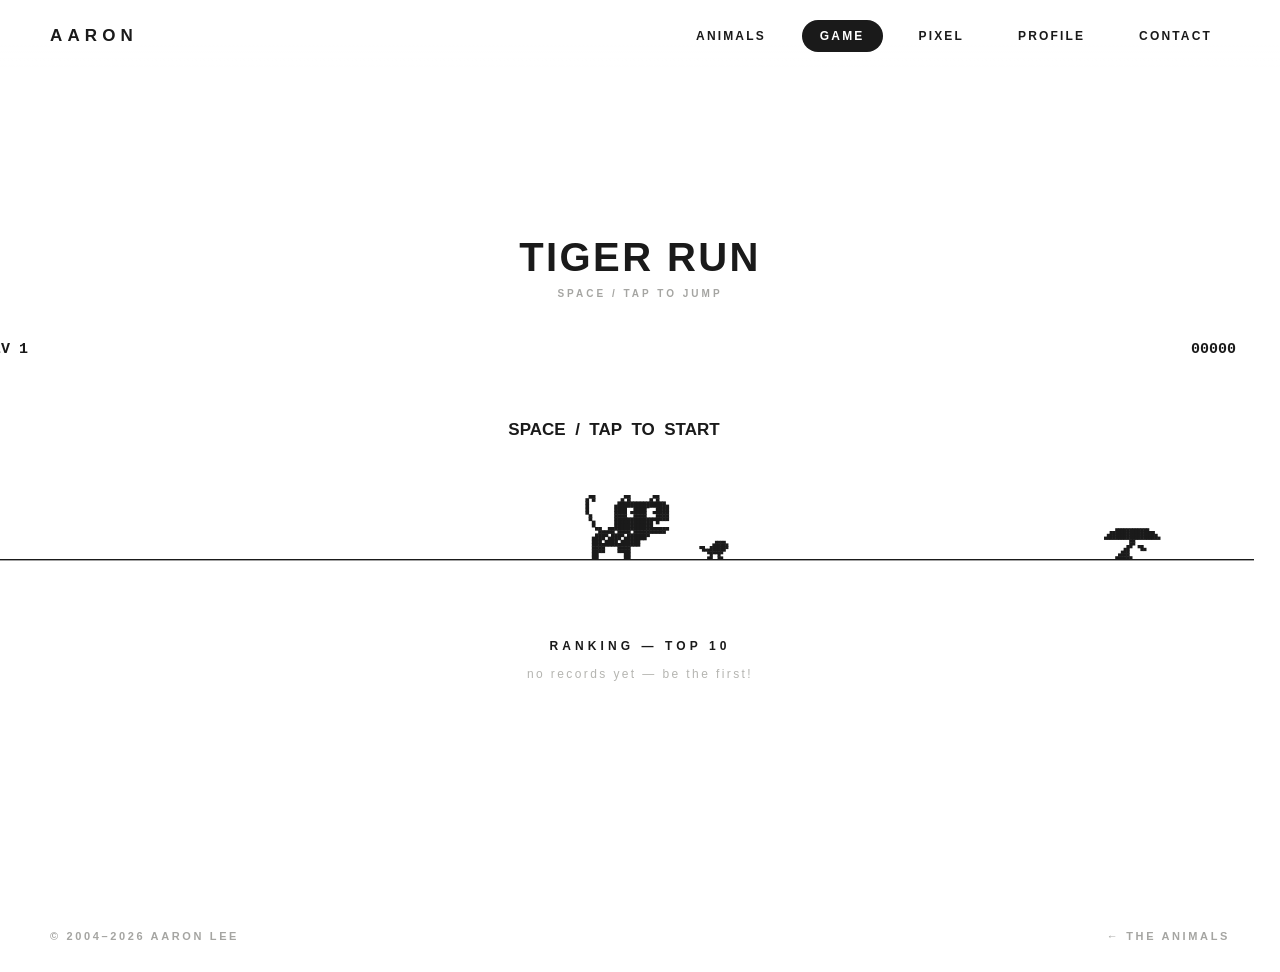
<file: game.html>
<!DOCTYPE html>
<html lang="en">
<head>
<meta charset="UTF-8">
<meta name="viewport" content="width=device-width, initial-scale=1.0">
<title>Tiger Run — AARON</title>
<link rel="icon" type="image/png" href="favicon.png">
<link rel="apple-touch-icon" href="apple-touch-icon.png">
<link rel="stylesheet" href="shared.css">
<style>
main{
  min-height:100svh;display:flex;flex-direction:column;
  align-items:center;justify-content:center;
  padding:110px clamp(16px,4vw,56px) 80px;
}
.hello{text-align:center;margin-bottom:26px}
.hello h1{font-size:clamp(24px,3.2vw,40px);font-weight:800;letter-spacing:.06em}
.hello p{margin-top:8px;font-size:10px;font-weight:700;letter-spacing:.3em;text-transform:uppercase;color:var(--soft)}
#stage{
  width:100vw;margin-left:calc(50% - 50vw);   /* full bleed — the line runs edge to edge */
  opacity:0;transform:translateY(20px);
  transition:opacity .6s .2s var(--ease),transform .6s .2s var(--boing);
}
body.drawn #stage{opacity:1;transform:none}
#game{
  width:100%;height:auto;display:block;cursor:pointer;
  image-rendering:pixelated;
}

/* ---- record overlay ---- */
#record{
  display:none;margin-top:18px;text-align:center;
}
#record.show{display:block}
#record .msg{font-size:13px;font-weight:800;letter-spacing:.24em;text-transform:uppercase;margin-bottom:12px}
#record input{
  font:inherit;font-weight:700;letter-spacing:.2em;text-transform:uppercase;
  text-align:center;width:180px;padding:10px 14px;
  border:0;outline:0;border-radius:12px;background:#fff;
  box-shadow:inset 0 0 0 1.2px var(--ink);
}
#record button{
  font:inherit;font-size:12px;font-weight:800;letter-spacing:.24em;text-transform:uppercase;
  margin-left:10px;padding:11px 24px;border:0;border-radius:999px;
  background:var(--ink);color:#fff;cursor:pointer;
  transition:transform .35s var(--boing);
}
#record button:hover{transform:translateY(-2px)}

/* ---- leaderboard ---- */
#board{
  width:min(560px,90vw);margin:34px auto 0;
}
#board h2{
  text-align:center;font-size:12px;font-weight:800;
  letter-spacing:.34em;text-transform:uppercase;margin-bottom:14px;
}
#board .row{
  display:flex;align-items:baseline;gap:14px;
  padding:7px 10px;border-radius:10px;
  font-size:13px;font-weight:700;letter-spacing:.1em;
}
#board .row:nth-child(odd){background:#f6f6f4}
#board .row .rk{min-width:2.2em;color:#b5b5b1;font-variant-numeric:tabular-nums}
#board .row .nm{flex:1;text-transform:uppercase;letter-spacing:.18em}
#board .row .sc{font-variant-numeric:tabular-nums}
#board .row.you{background:var(--ink);color:#fff}
#board .row.you .rk{color:#aaa}
#board .empty{text-align:center;color:#b5b5b1;font-size:12px;letter-spacing:.2em}
#yourRank{
  text-align:center;margin-top:14px;
  font-size:11px;font-weight:800;letter-spacing:.28em;text-transform:uppercase;color:var(--soft);
}
</style>
</head>
<body data-trail="off">

<header>
  <a class="logo" href="index.html" data-cut>AARON</a>
  <nav>
    <a href="animals.html" data-cut>Animals<svg class="pill" viewBox="0 0 100 34" preserveAspectRatio="none"><path d="M17 3 C40 1 70 4 84 3 C96 4 98 12 96 18 C97 27 90 31 80 31 C55 33 30 30 16 31 C6 31 2 25 3 17 C2 9 8 3 17 3"/></svg></a>
    <a href="game.html" class="here">Game</a>
    <a href="pixel.html" data-cut>Pixel<svg class="pill" viewBox="0 0 100 34" preserveAspectRatio="none"><path d="M17 3 C40 1 70 4 84 3 C96 4 98 12 96 18 C97 27 90 31 80 31 C55 33 30 30 16 31 C6 31 2 25 3 17 C2 9 8 3 17 3"/></svg></a>
    <a href="profile.html" data-cut>Profile<svg class="pill" viewBox="0 0 100 34" preserveAspectRatio="none"><path d="M17 3 C40 1 70 4 84 3 C96 4 98 12 96 18 C97 27 90 31 80 31 C55 33 30 30 16 31 C6 31 2 25 3 17 C2 9 8 3 17 3"/></svg></a>
    <a href="contact.html" data-cut>Contact<svg class="pill" viewBox="0 0 100 34" preserveAspectRatio="none"><path d="M17 3 C40 1 70 4 84 3 C96 4 98 12 96 18 C97 27 90 31 80 31 C55 33 30 30 16 31 C6 31 2 25 3 17 C2 9 8 3 17 3"/></svg></a>
  </nav>
</header>

<main>
  <div class="hello">
    <h1>TIGER RUN</h1>
    <p>space / tap to jump</p>
  </div>
  <div id="stage"><canvas id="game" width="1280" height="280"></canvas></div>

  <div id="record">
    <p class="msg" id="recordMsg">New record!</p>
    <input id="recordName" maxlength="8" placeholder="YOUR NAME">
    <button id="recordSave">Save</button>
  </div>

  <section id="board">
    <h2>Ranking — Top 10</h2>
    <div id="boardRows"></div>
    <p id="yourRank"></p>
  </section>
</main>

<footer>
  <span>© 2004–2026 AARON LEE</span>
  <a href="animals.html" data-cut>← the animals</a>
</footer>

<script src="shared.js"></script>
<script>
/* ================= sprites (pixel maps) ================= */
/* minhwa tiger — long thin tail curving up behind, bold stripes */
const TIGER_BASE = [
"...##.........##.......##.....",
"..#.#........#.#......#.#.....",
"..#.........###############...",
"..#........#################..",
"..#........####ww####.ww####..",
"..#........####w#####.w#####..",
"...#.......####ww####.ww####..",
"...#.......#################..",
"....#......############.#.....",
"....#......############.......",
".....##..###################..",
"......#####.####.##########...",
".....####.####.#######........",
"....####.####.#######.........",
"....###.####.######...........",
"....###############...........",
];
const LEGS_A = [
"....####....####..............",
"....####....####..............",
"....##........##..............",
"....##........##..............",
];
const LEGS_B = [
".....####..####...............",
".....####..####...............",
"......##....##................",
".......##....##...............",
];
const LEGS_JUMP = [
"....####....####..............",
"....#####..#####..............",
"..............................",
"..............................",
];
const T_RUN1 = TIGER_BASE.concat(LEGS_A);
const T_RUN2 = TIGER_BASE.concat(LEGS_B);
const T_JUMP = TIGER_BASE.concat(LEGS_JUMP);

/* minhwa scroll-cloud (background) */
const CLOUD = [
".....######......######.....",
"...##########..##########...",
"..####....########....####..",
".####.####..####..####.####.",
".####..######..####..######.",
"..####....####....####......",
"....################........",
];
/* minhwa pine tree */
const PINE = [
"....############....",
"..################..",
".##################.",
"####################",
".........##.........",
".........##.........",
"........##..##......",
".......##....##.....",
"......###...........",
".....####...........",
"....######..........",
];
/* minhwa triple-peak mountain */
const MOUNT = [
".........##.........",
"........####........",
".......######..##...",
"..##..########.####.",
".####.#############.",
"####################",
];
/* magpie — the tiger's old friend */
const MAGPIE1 = [
".......####.....",
"..##..######....",
".############...",
"####.#######.#..",
".....#####......",
];
const MAGPIE2 = [
".....#####......",
"####.#######.#..",
".############...",
"..##..######....",
".......####.....",
];
/* magpie standing (perched, tail up) */
const MAGPIE_SIT = [
"........####....",
".......######...",
"..##..#######...",
"...#########....",
".....######.....",
"......#..#......",
".....##..##.....",
];

/* ================= engine ================= */
const cv = document.getElementById('game');
const cx = cv.getContext('2d');
const INK = '#1a1a1a';
let W = cv.width;
const H = cv.height;
const GROUND = H - 46;
/* canvas spans the whole viewport */
function fitCanvas(){
  W = Math.max(680, Math.floor(innerWidth));
  cv.width = W;
}
fitCanvas();
addEventListener('resize', ()=>{ fitCanvas(); placeTiger(); });
const S = 3.2;                       /* tiger pixel size */

function drawSprite(map, x, y, s){
  for(let r=0;r<map.length;r++){
    const row=map[r];
    for(let c=0;c<row.length;c++){
      const ch=row[c];
      if(ch==='#'){ cx.fillStyle=INK; cx.fillRect(x+c*s, y+r*s, s+.5, s+.5); }
      else if(ch==='w'){ cx.fillStyle='#fff'; cx.fillRect(x+c*s, y+r*s, s+.5, s+.5); }
    }
  }
}

const tiger = {x:60, w:30*S*.72, h:20*S, y:0, vy:0, jumping:false};
tiger.y = GROUND - tiger.h;
/* the tiger runs from the middle of the screen */
function placeTiger(){ tiger.x = Math.floor(W*.5 - tiger.w*.5); }
placeTiger();

let obstacles=[], clouds=[], marks=[];
let speed=6, frame=0, score=0, hi=0, state='idle';  /* idle | run | dead */
let level=1, levelFlash=0;
let magpieAway=null;                  /* the friend flies off when the run begins */
try{ hi = parseInt(localStorage.getItem('tigerRunHi')||'0',10)||0; }catch(e){}

/* ================= local leaderboard (this browser) ================= */
const recordBox=document.getElementById('record');
const recordMsg=document.getElementById('recordMsg');
const recordName=document.getElementById('recordName');
const recordSave=document.getElementById('recordSave');
const boardRows=document.getElementById('boardRows');
const yourRank=document.getElementById('yourRank');
let entering=false, pendingScore=0, lastEntryIdx=-1;

function loadBoard(){
  try{ return JSON.parse(localStorage.getItem('tigerRunBoard')||'[]'); }catch(e){ return []; }
}
function saveBoardData(b){
  try{ localStorage.setItem('tigerRunBoard', JSON.stringify(b)); }catch(e){}
}
function renderBoard(){
  const b=loadBoard();
  boardRows.innerHTML='';
  if(!b.length){ boardRows.innerHTML='<p class="empty">no records yet — be the first!</p>'; return; }
  b.forEach((e,i)=>{
    const div=document.createElement('div');
    div.className='row'+(i===lastEntryIdx?' you':'');
    div.innerHTML=`<span class="rk">${i+1}</span><span class="nm">${
      String(e.name).replace(/[<>&]/g,'')}</span><span class="sc">${String(e.score).padStart(5,'0')}</span>`;
    boardRows.appendChild(div);
  });
}
function rankFor(sc){
  const b=loadBoard();
  let r=1; for(const e of b){ if(sc<e.score) r++; }
  return r;  /* 1-based rank this score would take */
}
function onDeathRecord(sc){
  const r=rankFor(sc);
  if(sc>0 && r<=10){
    entering=true; pendingScore=sc;
    recordMsg.textContent=`Rank #${r} — new record! (${String(sc).padStart(5,'0')})`;
    recordBox.classList.add('show');
    recordName.value='';
    setTimeout(()=>recordName.focus(),50);
    yourRank.textContent='';
  }else{
    lastEntryIdx=-1;
    yourRank.textContent=`this run: rank #${r} — outside the top 10`;
  }
}
function commitRecord(){
  const name=(recordName.value.trim()||'TIGER').slice(0,8);
  const b=loadBoard();
  b.push({name:name, score:pendingScore});
  b.sort((a,c)=>c.score-a.score);
  const trimmed=b.slice(0,10);
  lastEntryIdx=trimmed.findIndex(e=>e.score===pendingScore && e.name===name);
  saveBoardData(trimmed);
  renderBoard();
  yourRank.textContent=`you are rank #${lastEntryIdx+1}`;
  recordBox.classList.remove('show');
  entering=false;
}
recordSave.addEventListener('click',commitRecord);
recordName.addEventListener('keydown',e=>{
  e.stopPropagation();
  if(e.key==='Enter') commitRecord();
});
renderBoard();

let spawnTimer=50, cloudTimer=120;
/* obstacle gap scales with screen width — phones get just as much reaction time */
function nextGap(){
  const gapPx = 340 + W*0.45 + Math.random()*W*0.4;
  return Math.max(40, Math.round(gapPx/speed));
}
function reset(){
  obstacles=[]; clouds=[{x:W*.55,y:36,s:2.2},{x:W*.85,y:70,s:1.6}];
  marks=[]; speed=6; frame=0; score=0; level=1; levelFlash=0;
  tiger.y=GROUND-tiger.h; tiger.vy=0; tiger.jumping=false;
  /* generous warm-up before the first obstacle */
  spawnTimer=Math.min(170, Math.round((W*0.9+320)/speed));
  /* the idle pine scrolls away as scenery (no collision) */
  const s=2.8;
  obstacles.push({map:PINE, x:W-150, y:GROUND-11*s, s:s, w:20*s*.8, h:11*s, fly:false, decor:true});
}

function jump(){
  if(entering) return;               /* typing a name — don't restart */
  if(state==='idle' || state==='dead'){
    state='run'; reset();
    /* the magpie takes off */
    magpieAway={x:tiger.x+34*S*.72+40, y:GROUND-7*2.6};
    return;
  }
  if(!tiger.jumping){ tiger.vy=-13.2; tiger.jumping=true; }
}
addEventListener('keydown',e=>{
  if(e.code==='Space'||e.code==='ArrowUp'){ e.preventDefault(); jump(); }
});
cv.addEventListener('pointerdown',jump);

function spawnObstacle(){
  const r=Math.random();
  if(r<.5){
    const s=2.6+Math.random()*1.1;
    obstacles.push({map:PINE, x:W+20, y:GROUND-11*s, s:s, w:20*s*.8, h:11*s, fly:false});
  }else if(r<.82){
    const s=2.6+Math.random()*1.2;
    obstacles.push({map:MOUNT, x:W+20, y:GROUND-6*s, s:s, w:20*s*.85, h:6*s, fly:false});
  }else{
    const s=2.8, fh=84+Math.random()*34;
    obstacles.push({map:MAGPIE1, alt:MAGPIE2, x:W+20, y:GROUND-fh-5*s, s:s, w:16*s*.8, h:5*s, fly:true});
  }
}

function loop(){
  requestAnimationFrame(loop);
  frame++;
  cx.clearRect(0,0,W,H);

  /* ground line + passing pebbles */
  cx.fillStyle=INK;
  cx.fillRect(0,GROUND, W, 1.4);
  if(state==='run' && frame%9===0) marks.push({x:W+10, y:GROUND+6+Math.random()*10, w:3+Math.random()*8});
  marks.forEach(m=>{ m.x-=speed; cx.fillRect(m.x, m.y, m.w, 1.2); });
  marks=marks.filter(m=>m.x>-30);

  /* clouds drift always */
  if(--cloudTimer<=0){ cloudTimer=140+Math.random()*160; clouds.push({x:W+40,y:20+Math.random()*70,s:1.4+Math.random()*1.4}); }
  clouds.forEach(c=>{ c.x-=(state==='run'?speed:2)*.35; drawSprite(CLOUD,c.x,c.y,c.s); });
  clouds=clouds.filter(c=>c.x>-200);

  if(state==='idle'){
    /* 까치호랑이 — the two friends, together under the pine */
    const s=2.8;
    drawSprite(PINE, W-150, GROUND-11*s, s);
    drawSprite(MAGPIE_SIT, tiger.x+30*S*.72+46, GROUND-7*2.6, 2.6);
  }

  if(state==='run'){
    /* tiger physics */
    tiger.vy+=.68; tiger.y+=tiger.vy;
    if(tiger.y>=GROUND-tiger.h){ tiger.y=GROUND-tiger.h; tiger.vy=0; tiger.jumping=false; }

    /* obstacles */
    if(--spawnTimer<=0){
      spawnTimer=nextGap();
      spawnObstacle();
      if(level>=3 && Math.random()<.35) spawnTimer=Math.max(34,Math.round(spawnTimer*.65));
    }
    obstacles.forEach(o=>{ o.x-=speed*(o.fly?1.25:1); });
    obstacles=obstacles.filter(o=>o.x>-120);

    /* collision (forgiving padding) */
    const tx=tiger.x+16, tw=tiger.w-30, ty=tiger.y+8, th=tiger.h-14;
    for(const o of obstacles){
      if(o.decor) continue;
      const pad=6;
      if(tx<o.x+o.w-pad && tx+tw>o.x+pad && ty<o.y+o.h-pad && ty+th>o.y+pad){
        state='dead';
        try{ if(score>hi){hi=score;localStorage.setItem('tigerRunHi',String(hi));} }catch(e){}
        onDeathRecord(score);
      }
    }
    score=Math.floor(frame/6);

    /* levels: every 300 points */
    const lv=Math.floor(score/300)+1;
    if(lv!==level){ level=lv; levelFlash=70; }
    speed=Math.min(14, 6 + (level-1)*1.1 + score*.004);

    /* the magpie flies away */
    if(magpieAway){
      magpieAway.x+=5.5; magpieAway.y-=3.2;
      drawSprite(Math.floor(frame/6)%2?MAGPIE1:MAGPIE2, magpieAway.x, magpieAway.y, 2.6);
      if(magpieAway.x>W+40||magpieAway.y<-40) magpieAway=null;
    }
  }

  /* draw obstacles */
  obstacles.forEach(o=>{
    const map=(o.fly && Math.floor(frame/8)%2) ? o.alt : o.map;
    drawSprite(map, o.x, o.fly ? o.y+Math.sin(frame*.15)*3 : o.y, o.s);
  });

  /* tiger */
  let map;
  if(state==='run' && tiger.jumping) map=T_JUMP;
  else if(state==='dead') map=T_JUMP;
  else if(state==='idle') map=T_RUN1;
  else map=(Math.floor(frame/7)%2? T_RUN1:T_RUN2);
  drawSprite(map, tiger.x, tiger.y, S);

  /* HUD */
  cx.fillStyle=INK;
  cx.font='700 15px "Helvetica Neue",monospace';
  cx.textAlign='right';
  cx.fillText(String(score).padStart(5,'0'), W-18, 28);
  if(hi>0){ cx.fillStyle='#b5b5b1'; cx.fillText('HI '+String(hi).padStart(5,'0'), W-90, 28); }
  cx.textAlign='left'; cx.fillStyle=INK;
  cx.fillText('LV '+level, 18, 28);

  /* level-up flash */
  if(levelFlash>0){
    levelFlash--;
    if(Math.floor(levelFlash/8)%2===0){
      cx.textAlign='center';
      cx.font='800 22px "Helvetica Neue",sans-serif';
      cx.fillText('LEVEL '+level, W/2, 60);
    }
  }

  /* messages */
  cx.textAlign='center'; cx.fillStyle=INK;
  if(state==='idle'){
    cx.font='700 17px "Helvetica Neue",sans-serif';
    cx.fillText('SPACE  /  TAP  TO  START', W/2, H/2-30);
  }
  if(state==='dead'){
    cx.font='800 26px "Helvetica Neue",sans-serif';
    cx.fillText('GAME OVER', W/2, H/2-26);
    cx.font='700 13px "Helvetica Neue",sans-serif';
    cx.fillText('SPACE / TAP TO TRY AGAIN', W/2, H/2);
  }
}
loop();
</script>
</body>
</html>
</file>
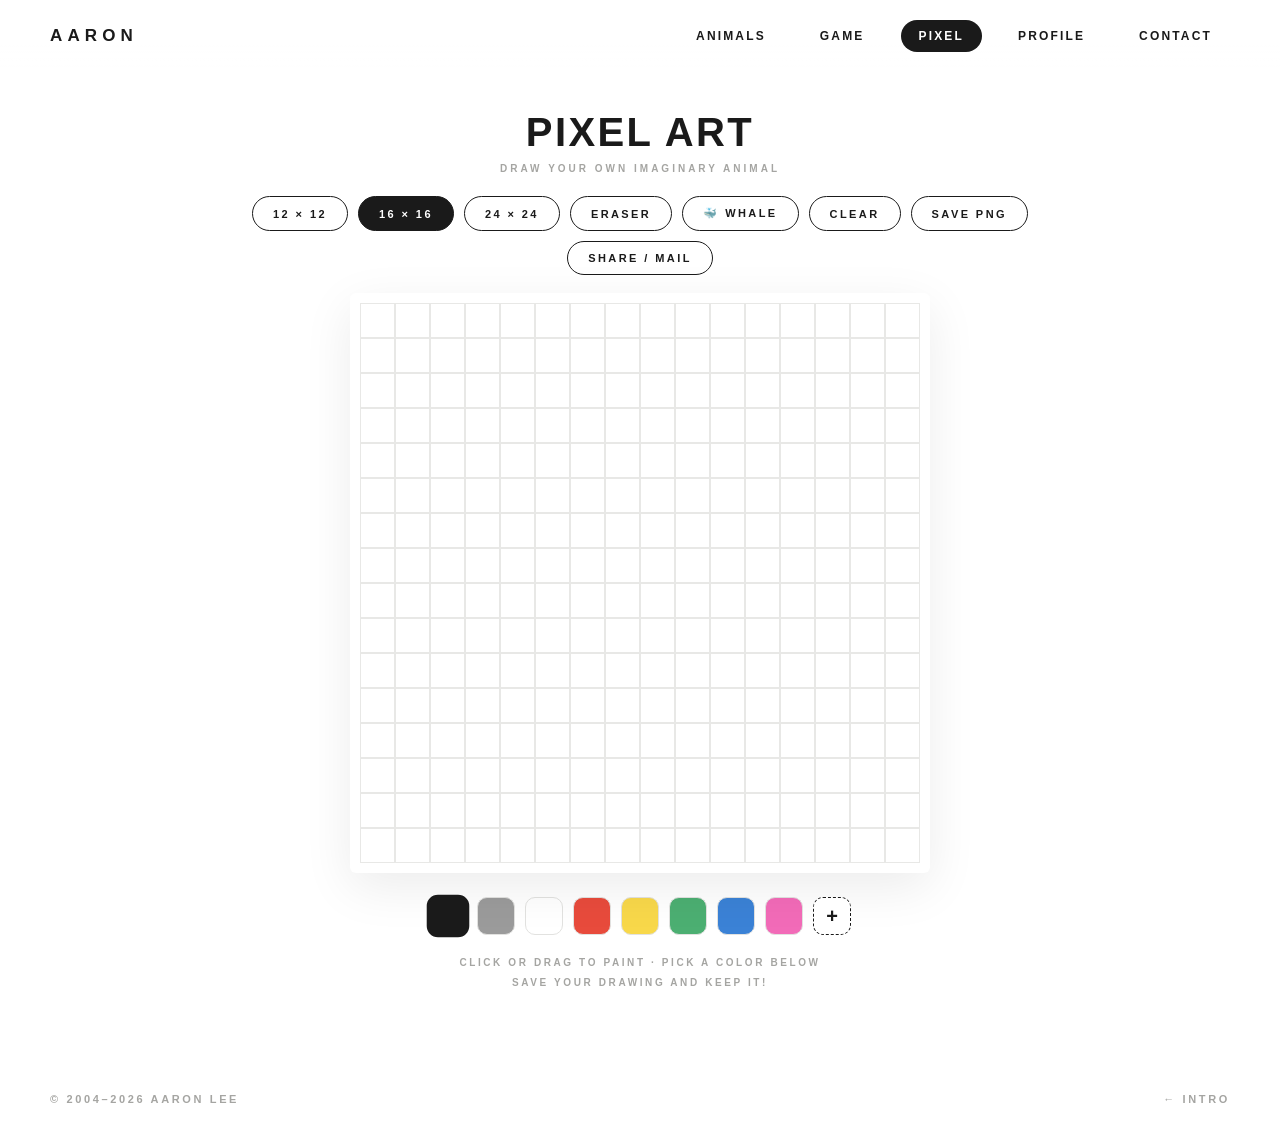
<file: pixel.html>
<!DOCTYPE html>
<html lang="en">
<head>
<meta charset="UTF-8">
<meta name="viewport" content="width=device-width, initial-scale=1.0">
<title>Pixel Art — AARON</title>
<link rel="icon" type="image/png" href="favicon.png">
<link rel="apple-touch-icon" href="apple-touch-icon.png">
<link rel="stylesheet" href="shared.css">
<style>
main{
  padding:110px clamp(14px,3vw,50px) 70px;
  max-width:1000px;margin:0 auto;
  display:flex;flex-direction:column;align-items:center;
}
.hello{text-align:center;margin-bottom:22px}
.hello h1{font-size:clamp(24px,3.2vw,40px);font-weight:800;letter-spacing:.06em}
.hello p{margin-top:8px;font-size:10px;font-weight:700;letter-spacing:.3em;text-transform:uppercase;color:var(--soft)}

/* ---------- toolbar ---------- */
.bar{
  display:flex;gap:10px;flex-wrap:wrap;justify-content:center;
  margin-bottom:18px;
}
.bar button{
  font:inherit;font-size:11px;font-weight:800;letter-spacing:.22em;text-transform:uppercase;
  padding:10px 20px;border-radius:999px;border:1.5px solid var(--ink);
  background:var(--paper);color:var(--ink);cursor:pointer;
  transition:transform .35s var(--boing),background .25s,color .25s;
}
.bar button:hover{transform:translateY(-2px) rotate(-1deg)}
.bar button.on,.bar button:active{background:var(--ink);color:var(--paper)}

/* ---------- grid ---------- */
#wrap{
  position:relative;background:#fff;
  padding:10px;border-radius:6px;
  box-shadow:0 14px 50px rgba(0,0,0,.08);
  opacity:0;transform:translateY(20px) scale(.96);
  transition:opacity .6s .15s var(--ease),transform .6s .15s var(--boing);
  touch-action:none;
}
body.drawn #wrap{opacity:1;transform:none}
#grid{
  display:grid;user-select:none;
}
#grid .c{
  width:var(--cs);height:var(--cs);
  border:.5px solid #e8e8e6;background:#fff;
}

/* ---------- palette ---------- */
.pal{
  display:flex;gap:10px;flex-wrap:wrap;justify-content:center;
  margin-top:24px;max-width:560px;
}
.pal .sw{
  width:38px;height:38px;border-radius:10px;cursor:pointer;border:1.5px solid #e2e2e0;
  transition:transform .3s var(--boing),border-color .2s;
}
.pal .sw:hover{transform:scale(1.15) rotate(-3deg)}
.pal .sw.on{border:2.5px solid var(--ink);transform:scale(1.12)}
.pal .add{
  width:38px;height:38px;border-radius:10px;cursor:pointer;
  border:1.5px dashed var(--ink);background:var(--paper);
  display:flex;align-items:center;justify-content:center;
  font-size:20px;font-weight:800;color:var(--ink);position:relative;
  transition:transform .3s var(--boing);
}
.pal .add:hover{transform:scale(1.15) rotate(3deg)}
.pal .add input{
  position:absolute;inset:0;opacity:0;cursor:pointer;width:100%;height:100%;
}
.hint{
  margin-top:18px;font-size:10px;font-weight:700;
  letter-spacing:.26em;text-transform:uppercase;color:var(--soft);text-align:center;line-height:2;
}
</style>
</head>
<body data-trail="off">

<header>
  <a class="logo" href="index.html" data-cut>AARON</a>
  <nav>
    <a href="animals.html" data-cut>Animals<svg class="pill" viewBox="0 0 100 34" preserveAspectRatio="none"><path d="M17 3 C40 1 70 4 84 3 C96 4 98 12 96 18 C97 27 90 31 80 31 C55 33 30 30 16 31 C6 31 2 25 3 17 C2 9 8 3 17 3"/></svg></a>
    <a href="game.html" data-cut>Game<svg class="pill" viewBox="0 0 100 34" preserveAspectRatio="none"><path d="M17 3 C40 1 70 4 84 3 C96 4 98 12 96 18 C97 27 90 31 80 31 C55 33 30 30 16 31 C6 31 2 25 3 17 C2 9 8 3 17 3"/></svg></a>
    <a href="pixel.html" class="here">Pixel</a>
    <a href="profile.html" data-cut>Profile<svg class="pill" viewBox="0 0 100 34" preserveAspectRatio="none"><path d="M17 3 C40 1 70 4 84 3 C96 4 98 12 96 18 C97 27 90 31 80 31 C55 33 30 30 16 31 C6 31 2 25 3 17 C2 9 8 3 17 3"/></svg></a>
    <a href="contact.html" data-cut>Contact<svg class="pill" viewBox="0 0 100 34" preserveAspectRatio="none"><path d="M17 3 C40 1 70 4 84 3 C96 4 98 12 96 18 C97 27 90 31 80 31 C55 33 30 30 16 31 C6 31 2 25 3 17 C2 9 8 3 17 3"/></svg></a>
  </nav>
</header>

<main>
  <div class="hello">
    <h1>PIXEL ART</h1>
    <p>draw your own imaginary animal</p>
  </div>

  <div class="bar">
    <button id="bSize12">12 × 12</button>
    <button id="bSize16" class="on">16 × 16</button>
    <button id="bSize24">24 × 24</button>
    <button id="bEraser">Eraser</button>
    <button id="bWhale">🐳 Whale</button>
    <button id="bClear">Clear</button>
    <button id="bSave">Save PNG</button>
    <button id="bShare">Share / Mail</button>
  </div>

  <div id="wrap"><div id="grid"></div></div>

  <div class="pal" id="pal"></div>
  <p class="hint">click or drag to paint · pick a color below<br>save your drawing and keep it!</p>
</main>

<footer>
  <span>© 2004–2026 AARON LEE</span>
  <a href="index.html" data-cut>← intro</a>
</footer>

<script src="shared.js"></script>
<script>
/* ================= palette: a few basics + add your own ================= */
const COLORS = [
  '#1a1a1a','#9b9b9b','#ffffff',
  '#e84b3c','#f8d84a','#4caf72','#3b82d6','#f26bb8',
];
const pal = document.getElementById('pal');
let color = '#1a1a1a', erasing = false;

function addSwatch(c, select){
  const s=document.createElement('div');
  s.className='sw';
  s.style.background=c;
  s.addEventListener('click',()=>{
    color=c; erasing=false;
    document.getElementById('bEraser').classList.remove('on');
    document.querySelectorAll('.sw').forEach(x=>x.classList.remove('on'));
    s.classList.add('on');
  });
  pal.insertBefore(s, addBtn);
  if(select) s.click();
  return s;
}

/* the "+" — pick any color and it joins the palette */
const addBtn=document.createElement('div');
addBtn.className='add';
addBtn.innerHTML='+<input type="color" value="#1a1a1a" aria-label="add custom color">';
pal.appendChild(addBtn);
addBtn.querySelector('input').addEventListener('change',e=>{
  addSwatch(e.target.value, true);
});

COLORS.forEach((c,i)=>{
  const s=addSwatch(c);
  if(i===0) s.classList.add('on');
});

/* ================= grid ================= */
const grid=document.getElementById('grid');
let N=16, cells=[];
function cellSize(){
  const max=Math.min(560, innerWidth-60);
  return Math.floor(max/N);
}
function build(n, keep){
  const old = keep ? snapshot() : null;
  N=n; cells=[];
  grid.innerHTML='';
  grid.style.setProperty('--cs', cellSize()+'px');
  grid.style.gridTemplateColumns=`repeat(${N},var(--cs))`;
  for(let i=0;i<N*N;i++){
    const d=document.createElement('div');
    d.className='c'; d.dataset.i=i;
    grid.appendChild(d); cells.push(d);
  }
  ['bSize12','bSize16','bSize24'].forEach(id=>document.getElementById(id).classList.remove('on'));
  document.getElementById('bSize'+n).classList.add('on');
}
function snapshot(){ return cells.map(c=>c.style.background||''); }

/* painting (mouse + touch) */
let down=false;
function paintAt(el){
  if(!el||!el.classList||!el.classList.contains('c')) return;
  el.style.background = erasing ? '' : color;
}
grid.addEventListener('pointerdown',e=>{down=true;paintAt(e.target);e.preventDefault();});
addEventListener('pointerup',()=>down=false);
grid.addEventListener('pointerover',e=>{if(down)paintAt(e.target);});
grid.addEventListener('touchmove',e=>{
  const t=e.touches[0];
  paintAt(document.elementFromPoint(t.clientX,t.clientY));
  e.preventDefault();
},{passive:false});

/* ================= toolbar ================= */
document.getElementById('bSize12').onclick=()=>build(12);
document.getElementById('bSize16').onclick=()=>build(16);
document.getElementById('bSize24').onclick=()=>build(24);
document.getElementById('bClear').onclick=()=>cells.forEach(c=>c.style.background='');
document.getElementById('bEraser').onclick=function(){
  erasing=!erasing;
  this.classList.toggle('on',erasing);
};

/* whale starter stamp (the favicon whale, 16×16) */
const WHALE=[
"................",
"..........#..#..",
"...######.##.#..",
".#########.###..",
"#########..##...",
"##.##.#####.#...",
"##.#..######....",
"##.##.#######...",
"#.#####..#####..",
"#..####...####..",
"#..###########..",
".#############..",
"..###########...",
"...##..##..#....",
"................",
"................",
];
document.getElementById('bWhale').onclick=()=>{
  if(N!==16) build(16);
  cells.forEach(c=>c.style.background='');
  for(let y=0;y<16;y++)for(let x=0;x<16;x++){
    if(WHALE[y][x]==='#') cells[y*16+x].style.background='#1a1a1a';
  }
};

/* render current drawing to a canvas */
function renderPNG(){
  const s=24, cv=document.createElement('canvas');
  cv.width=N*s; cv.height=N*s;
  const x=cv.getContext('2d');
  x.fillStyle='#ffffff'; x.fillRect(0,0,cv.width,cv.height);
  cells.forEach((c,i)=>{
    const b=c.style.background;
    if(b){ x.fillStyle=b; x.fillRect((i%N)*s, Math.floor(i/N)*s, s, s); }
  });
  return cv;
}

/* save as PNG (desktop download / phone downloads too) */
document.getElementById('bSave').onclick=()=>{
  const a=document.createElement('a');
  a.download='my-imaginary-animal.png';
  a.href=renderPNG().toDataURL('image/png');
  a.click();
};

/* share: on phones opens the share sheet →
   save to Photos, send by Mail, message apps, etc. */
document.getElementById('bShare').onclick=async()=>{
  const cv=renderPNG();
  cv.toBlob(async blob=>{
    const file=new File([blob],'my-imaginary-animal.png',{type:'image/png'});
    if(navigator.canShare && navigator.canShare({files:[file]})){
      try{
        await navigator.share({
          files:[file],
          title:'My imaginary animal',
          text:'I drew this on aaronleestudio.com'
        });
      }catch(e){/* user closed the sheet */}
    }else{
      /* desktop fallback: download the file */
      const a=document.createElement('a');
      a.download='my-imaginary-animal.png';
      a.href=cv.toDataURL('image/png');
      a.click();
      alert('Image downloaded — attach it to an e-mail to send it!');
    }
  },'image/png');
};

build(16);
let rt;addEventListener('resize',()=>{clearTimeout(rt);rt=setTimeout(()=>{
  grid.style.setProperty('--cs',cellSize()+'px');
},150);});
</script>
</body>
</html>
</file>
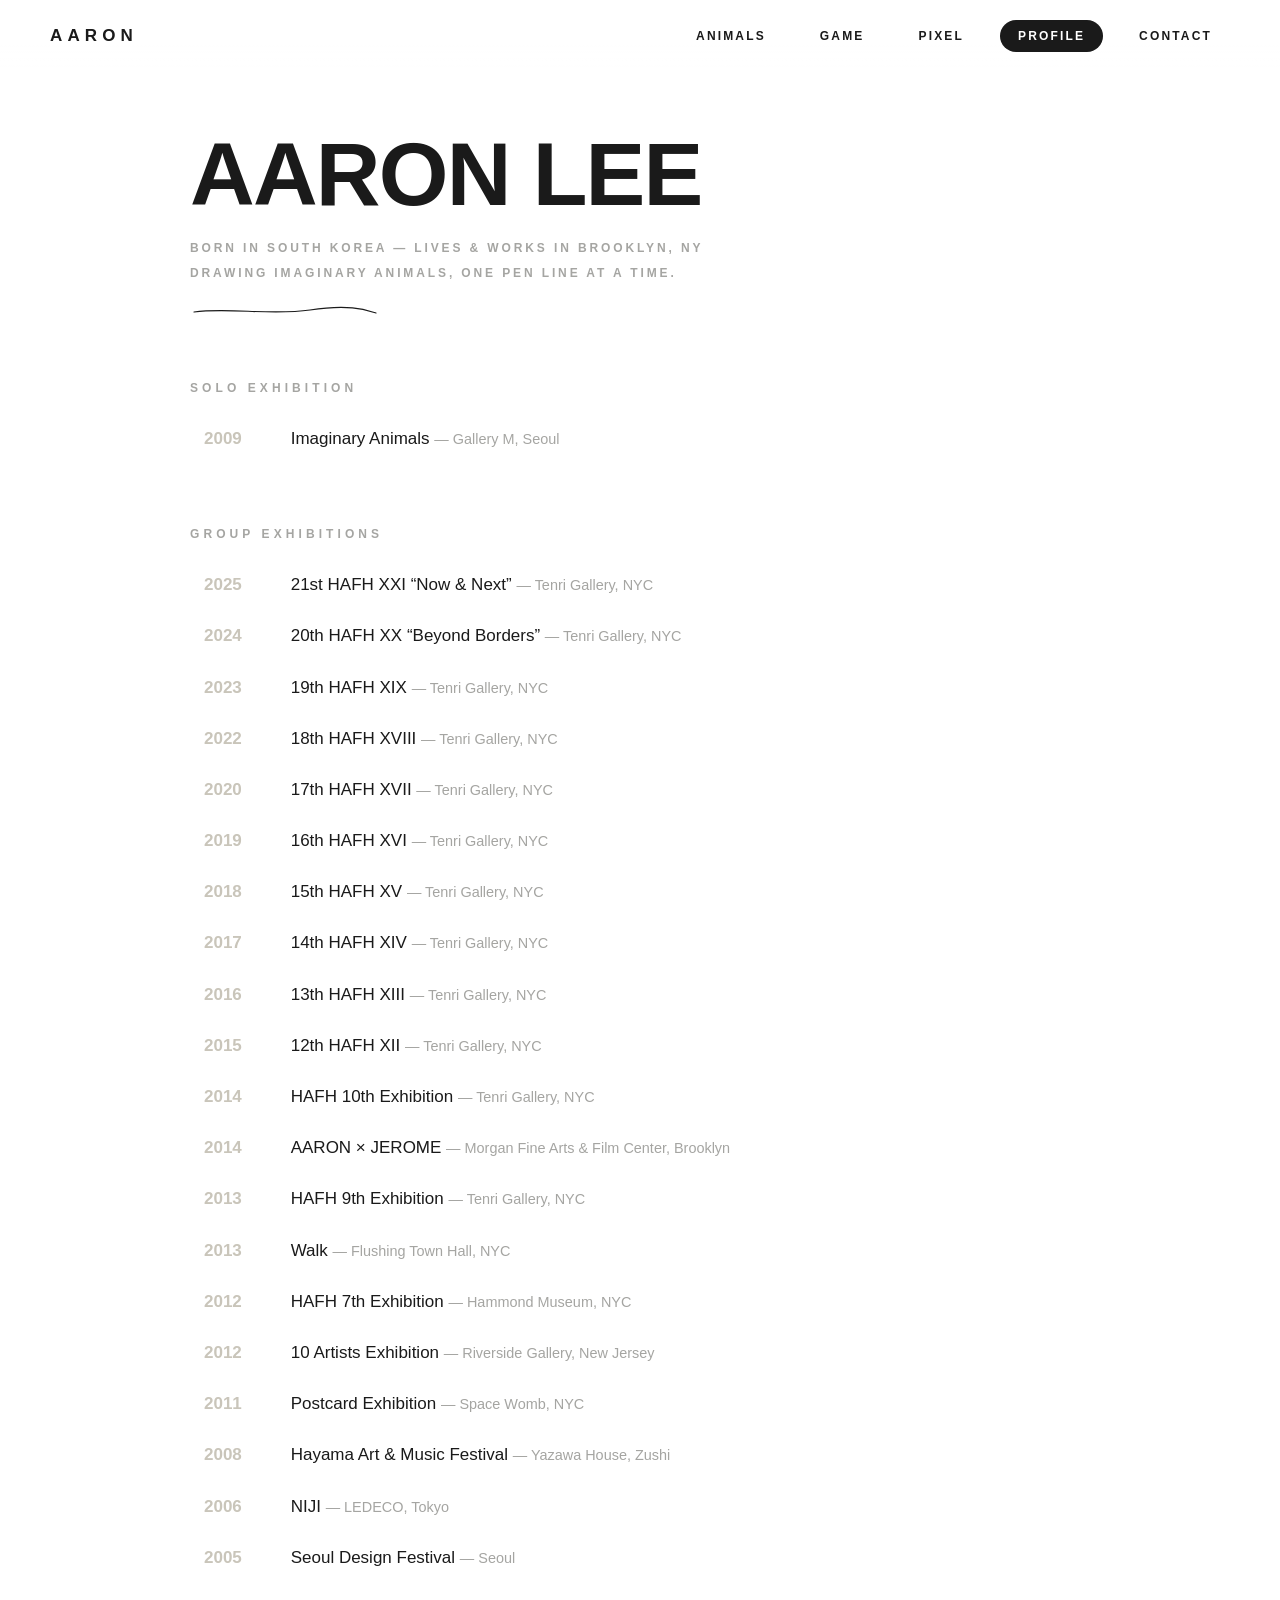
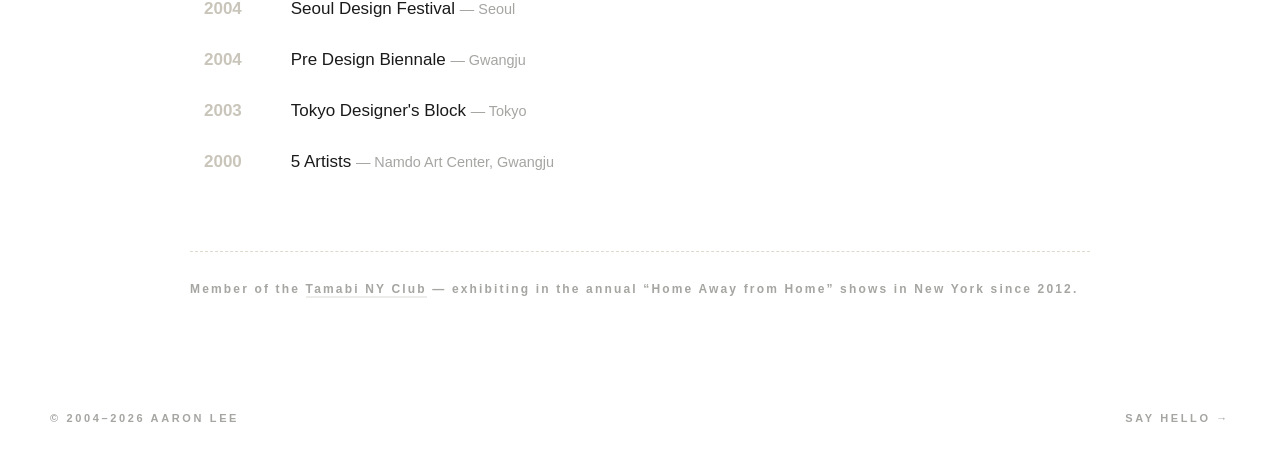
<file: profile.html>
<!DOCTYPE html>
<html lang="en">
<head>
<meta charset="UTF-8">
<meta name="viewport" content="width=device-width, initial-scale=1.0">
<title>Profile — AARON</title>
<link rel="icon" type="image/png" href="favicon.png">
<link rel="apple-touch-icon" href="apple-touch-icon.png">
<link rel="stylesheet" href="shared.css">
<style>
main{padding:130px clamp(18px,4vw,50px) 80px;max-width:1000px;margin:0 auto}
.name{font-size:clamp(40px,7vw,92px);font-weight:800;letter-spacing:-.02em;line-height:1}
.bio{
  margin-top:16px;font-size:12px;font-weight:700;
  letter-spacing:.24em;text-transform:uppercase;color:var(--soft);line-height:2.1;
}
.sq{width:190px;height:14px;overflow:visible;display:block;margin-top:18px}
.sq path{
  fill:none;stroke:var(--ink);stroke-width:1.2;stroke-linecap:round;
  vector-effect:non-scaling-stroke;
  stroke-dasharray:340;stroke-dashoffset:340;
  transition:stroke-dashoffset 1s .4s var(--ease);
}
body.drawn .sq path{stroke-dashoffset:0}

.tl-h{
  font-size:12px;font-weight:800;letter-spacing:.34em;text-transform:uppercase;color:var(--soft);
  margin:clamp(40px,7vh,64px) 0 18px;
}
.ex{
  display:flex;gap:clamp(16px,3vw,34px);align-items:baseline;
  padding:12px 14px;border-radius:14px;
  font-size:clamp(14px,1.6vw,17px);line-height:1.6;
  opacity:0;transform:translateX(22px);
  transition:opacity .6s var(--ease),transform .6s var(--boing),background .3s;
}
.ex.inview{opacity:1;transform:none}
.ex:hover{background:#f6f6f4}
.ex .yr{
  min-width:3.1em;font-weight:800;color:#c9c5ba;
  font-variant-numeric:tabular-nums;
}
.ex:hover .yr{color:var(--ink)}
.ex .t{flex:1}
.ex .t em{font-style:normal;color:var(--soft);font-size:.85em}
.note{
  margin-top:clamp(40px,7vh,64px);
  font-size:12px;font-weight:700;letter-spacing:.18em;line-height:2.2;color:var(--soft);
  border-top:1px dashed #ddd9cd;padding-top:24px;
}
.note a{border-bottom:2px solid var(--faint);transition:border-color .3s,color .3s}
.note a:hover{border-color:var(--ink);color:var(--ink)}
</style>
</head>
<body data-trail="off">

<header>
  <a class="logo" href="index.html" data-cut>AARON</a>
  <nav>
    <a href="animals.html" data-cut>Animals<svg class="pill" viewBox="0 0 100 34" preserveAspectRatio="none"><path d="M17 3 C40 1 70 4 84 3 C96 4 98 12 96 18 C97 27 90 31 80 31 C55 33 30 30 16 31 C6 31 2 25 3 17 C2 9 8 3 17 3"/></svg></a>
    <a href="game.html" data-cut>Game<svg class="pill" viewBox="0 0 100 34" preserveAspectRatio="none"><path d="M17 3 C40 1 70 4 84 3 C96 4 98 12 96 18 C97 27 90 31 80 31 C55 33 30 30 16 31 C6 31 2 25 3 17 C2 9 8 3 17 3"/></svg></a>
    <a href="pixel.html" data-cut>Pixel<svg class="pill" viewBox="0 0 100 34" preserveAspectRatio="none"><path d="M17 3 C40 1 70 4 84 3 C96 4 98 12 96 18 C97 27 90 31 80 31 C55 33 30 30 16 31 C6 31 2 25 3 17 C2 9 8 3 17 3"/></svg></a>
    <a href="profile.html" class="here">Profile</a>
    <a href="contact.html" data-cut>Contact<svg class="pill" viewBox="0 0 100 34" preserveAspectRatio="none"><path d="M17 3 C40 1 70 4 84 3 C96 4 98 12 96 18 C97 27 90 31 80 31 C55 33 30 30 16 31 C6 31 2 25 3 17 C2 9 8 3 17 3"/></svg></a>
  </nav>
</header>

<main>
  <h1 class="name pop">AARON LEE</h1>
  <p class="bio pop d1">Born in South Korea — lives &amp; works in Brooklyn, NY<br>
  Drawing imaginary animals, one pen line at a time.</p>
  <svg class="sq" viewBox="0 0 190 14"><path d="M4 8 C40 3 80 12 120 6 S176 6 186 9"/></svg>

  <h2 class="tl-h">Solo Exhibition</h2>
  <div class="ex"><span class="yr">2009</span><span class="t">Imaginary Animals <em>— Gallery M, Seoul</em></span></div>

  <h2 class="tl-h">Group Exhibitions</h2>
  <div class="ex"><span class="yr">2025</span><span class="t">21st HAFH XXI “Now &amp; Next” <em>— Tenri Gallery, NYC</em></span></div>
  <div class="ex"><span class="yr">2024</span><span class="t">20th HAFH XX “Beyond Borders” <em>— Tenri Gallery, NYC</em></span></div>
  <div class="ex"><span class="yr">2023</span><span class="t">19th HAFH XIX <em>— Tenri Gallery, NYC</em></span></div>
  <div class="ex"><span class="yr">2022</span><span class="t">18th HAFH XVIII <em>— Tenri Gallery, NYC</em></span></div>
  <div class="ex"><span class="yr">2020</span><span class="t">17th HAFH XVII <em>— Tenri Gallery, NYC</em></span></div>
  <div class="ex"><span class="yr">2019</span><span class="t">16th HAFH XVI <em>— Tenri Gallery, NYC</em></span></div>
  <div class="ex"><span class="yr">2018</span><span class="t">15th HAFH XV <em>— Tenri Gallery, NYC</em></span></div>
  <div class="ex"><span class="yr">2017</span><span class="t">14th HAFH XIV <em>— Tenri Gallery, NYC</em></span></div>
  <div class="ex"><span class="yr">2016</span><span class="t">13th HAFH XIII <em>— Tenri Gallery, NYC</em></span></div>
  <div class="ex"><span class="yr">2015</span><span class="t">12th HAFH XII <em>— Tenri Gallery, NYC</em></span></div>
  <div class="ex"><span class="yr">2014</span><span class="t">HAFH 10th Exhibition <em>— Tenri Gallery, NYC</em></span></div>
  <div class="ex"><span class="yr">2014</span><span class="t">AARON × JEROME <em>— Morgan Fine Arts &amp; Film Center, Brooklyn</em></span></div>
  <div class="ex"><span class="yr">2013</span><span class="t">HAFH 9th Exhibition <em>— Tenri Gallery, NYC</em></span></div>
  <div class="ex"><span class="yr">2013</span><span class="t">Walk <em>— Flushing Town Hall, NYC</em></span></div>
  <div class="ex"><span class="yr">2012</span><span class="t">HAFH 7th Exhibition <em>— Hammond Museum, NYC</em></span></div>
  <div class="ex"><span class="yr">2012</span><span class="t">10 Artists Exhibition <em>— Riverside Gallery, New Jersey</em></span></div>
  <div class="ex"><span class="yr">2011</span><span class="t">Postcard Exhibition <em>— Space Womb, NYC</em></span></div>
  <div class="ex"><span class="yr">2008</span><span class="t">Hayama Art &amp; Music Festival <em>— Yazawa House, Zushi</em></span></div>
  <div class="ex"><span class="yr">2006</span><span class="t">NIJI <em>— LEDECO, Tokyo</em></span></div>
  <div class="ex"><span class="yr">2005</span><span class="t">Seoul Design Festival <em>— Seoul</em></span></div>
  <div class="ex"><span class="yr">2004</span><span class="t">Seoul Design Festival <em>— Seoul</em></span></div>
  <div class="ex"><span class="yr">2004</span><span class="t">Pre Design Biennale <em>— Gwangju</em></span></div>
  <div class="ex"><span class="yr">2003</span><span class="t">Tokyo Designer's Block <em>— Tokyo</em></span></div>
  <div class="ex"><span class="yr">2000</span><span class="t">5 Artists <em>— Namdo Art Center, Gwangju</em></span></div>

  <p class="note">Member of the <a href="https://www.tamabinyclub.com/exhibitions.html" target="_blank" rel="noopener">Tamabi NY Club</a> —
  exhibiting in the annual “Home Away from Home” shows in New York since 2012.</p>
</main>

<footer>
  <span>© 2004–2026 AARON LEE</span>
  <a href="contact.html" data-cut>say hello →</a>
</footer>

<script src="shared.js"></script>
<script>
const io=new IntersectionObserver(es=>{
  es.forEach(en=>{if(en.isIntersecting){en.target.classList.add('inview');io.unobserve(en.target);}});
},{threshold:.3});
document.querySelectorAll('.ex').forEach((el,i)=>{
  el.style.transitionDelay=(i%6*0.05)+'s';
  io.observe(el);
});
</script>
</body>
</html>
</file>
<file: shared.css>
/* ============================================================
   AARON — cute-site shared styles
   warm paper, crayon-thick ink, bouncy & friendly.
   ============================================================ */
:root{
  --ink:#1a1a1a;
  --paper:#ffffff;
  --faint:#ececea;
  --soft:#a5a5a2;
  --lw:2.5px;
  --ease:cubic-bezier(.22,1,.36,1);
  --boing:cubic-bezier(.34,1.56,.64,1);   /* the cute one */
}
*{margin:0;padding:0;box-sizing:border-box}
html{scroll-behavior:smooth}
body{
  background:var(--paper);
  color:var(--ink);
  font-family:"Helvetica Neue",Helvetica,Arial,sans-serif;
  -webkit-font-smoothing:antialiased;
  overflow-x:hidden;
  min-height:100svh;
}
::selection{background:var(--ink);color:var(--paper)}
a{color:inherit;text-decoration:none}
img{max-width:100%;display:block}
#trail{position:fixed;inset:0;pointer-events:none;z-index:60}

/* ---------- header ---------- */
header{
  position:fixed;top:0;left:0;right:0;z-index:100;
  display:flex;justify-content:space-between;align-items:center;
  padding:20px clamp(18px,4vw,50px);
  background:linear-gradient(var(--paper) 60%,transparent);
}
header .logo{
  font-size:17px;font-weight:800;letter-spacing:.3em;
  transition:transform .4s var(--boing);display:inline-block;
}
header .logo:hover{transform:rotate(-3deg) scale(1.08)}
nav{display:flex;gap:clamp(10px,2vw,18px)}
nav a{
  font-size:12px;font-weight:700;letter-spacing:.18em;text-transform:uppercase;
  padding:9px 18px;border-radius:999px;position:relative;
  transition:transform .35s var(--boing),background .3s,color .3s;
}
/* wobbly pill border */
nav a svg.pill{position:absolute;inset:0;width:100%;height:100%;overflow:visible;pointer-events:none}
nav a svg.pill path{
  fill:none;stroke:var(--ink);stroke-width:1.1;stroke-linecap:round;
  vector-effect:non-scaling-stroke;
  stroke-dasharray:260;stroke-dashoffset:260;
  transition:stroke-dashoffset .6s var(--ease);
}
nav a:hover{transform:translateY(-2px) rotate(-1deg)}
nav a:hover svg.pill path{stroke-dashoffset:0}
nav a.here{background:var(--ink);color:var(--paper)}

/* ---------- mobile: hamburger ---------- */
.burger{
  display:none;width:44px;height:44px;border:0;background:none;cursor:pointer;
  position:relative;z-index:220;padding:10px;
}
.burger span{
  display:block;height:2px;border-radius:2px;background:var(--ink);
  margin:6px 0;transition:transform .35s var(--boing),opacity .25s;
}
.burger span:nth-child(1){width:24px}
.burger span:nth-child(2){width:17px;margin-left:7px}
body.nav-open .burger span:nth-child(1){transform:translateY(4px) rotate(45deg)}
body.nav-open .burger span:nth-child(2){width:24px;margin-left:0;transform:translateY(-4px) rotate(-45deg)}
@media (max-width:640px){
  .burger{display:block}
  nav{
    position:fixed;inset:0;z-index:210;
    flex-direction:column;align-items:center;justify-content:center;
    gap:30px;background:var(--paper);
    opacity:0;visibility:hidden;transform:translateY(-14px);
    transition:opacity .35s var(--ease),transform .4s var(--boing),visibility .35s;
  }
  body.nav-open nav{opacity:1;visibility:visible;transform:none}
  nav a{font-size:18px;letter-spacing:.26em}
}

/* ---------- the cut transition: thin free-hand line ---------- */
#wipe{position:fixed;inset:0;z-index:9000;pointer-events:none}
#wipe .w-top,#wipe .w-bot{
  position:absolute;left:0;width:100vw;background:var(--paper);transform:scaleY(0);
}
#wipe .w-top{top:0;transform-origin:top}
#wipe .w-bot{transform-origin:bottom}
#wipe svg.w-line{
  position:absolute;left:0;width:100vw;height:16px;overflow:visible;
}
#wipe svg.w-line path{
  fill:none;stroke:var(--ink);stroke-width:1.1;
  stroke-linecap:round;stroke-linejoin:round;
}
#wipe.closing{pointer-events:all}
#wipe.closing .w-top{transition:transform .38s var(--ease);transform:scaleY(1)}
#wipe.closing .w-bot{transition:transform .38s var(--ease);transform:scaleY(1)}
#wipe.covered .w-top,#wipe.covered .w-bot{transform:scaleY(1)}
#wipe.opening .w-top{transition:transform .55s .05s var(--ease);transform:scaleY(0)}
#wipe.opening .w-bot{transition:transform .55s .05s var(--ease);transform:scaleY(0)}

/* ---------- helpers ---------- */
.pop{
  opacity:0;transform:translateY(26px) scale(.94);
  transition:opacity .6s var(--ease),transform .6s var(--boing);
}
body.drawn .pop{opacity:1;transform:none}
.pop.d1{transition-delay:.08s}.pop.d2{transition-delay:.16s}
.pop.d3{transition-delay:.24s}.pop.d4{transition-delay:.32s}
.pop.d5{transition-delay:.4s}

/* ---------- footer ---------- */
footer{
  padding:30px clamp(18px,4vw,50px);
  display:flex;justify-content:space-between;gap:18px;
  font-size:11px;font-weight:700;letter-spacing:.24em;text-transform:uppercase;color:var(--soft);
}
footer a{transition:color .3s,transform .3s var(--boing);display:inline-block}
footer a:hover{color:var(--ink);transform:translateX(-3px)}

@media (prefers-reduced-motion:reduce){
  *,*::before,*::after{animation-duration:.001s!important;transition-duration:.001s!important}
  #trail{display:none}
}
</file>
